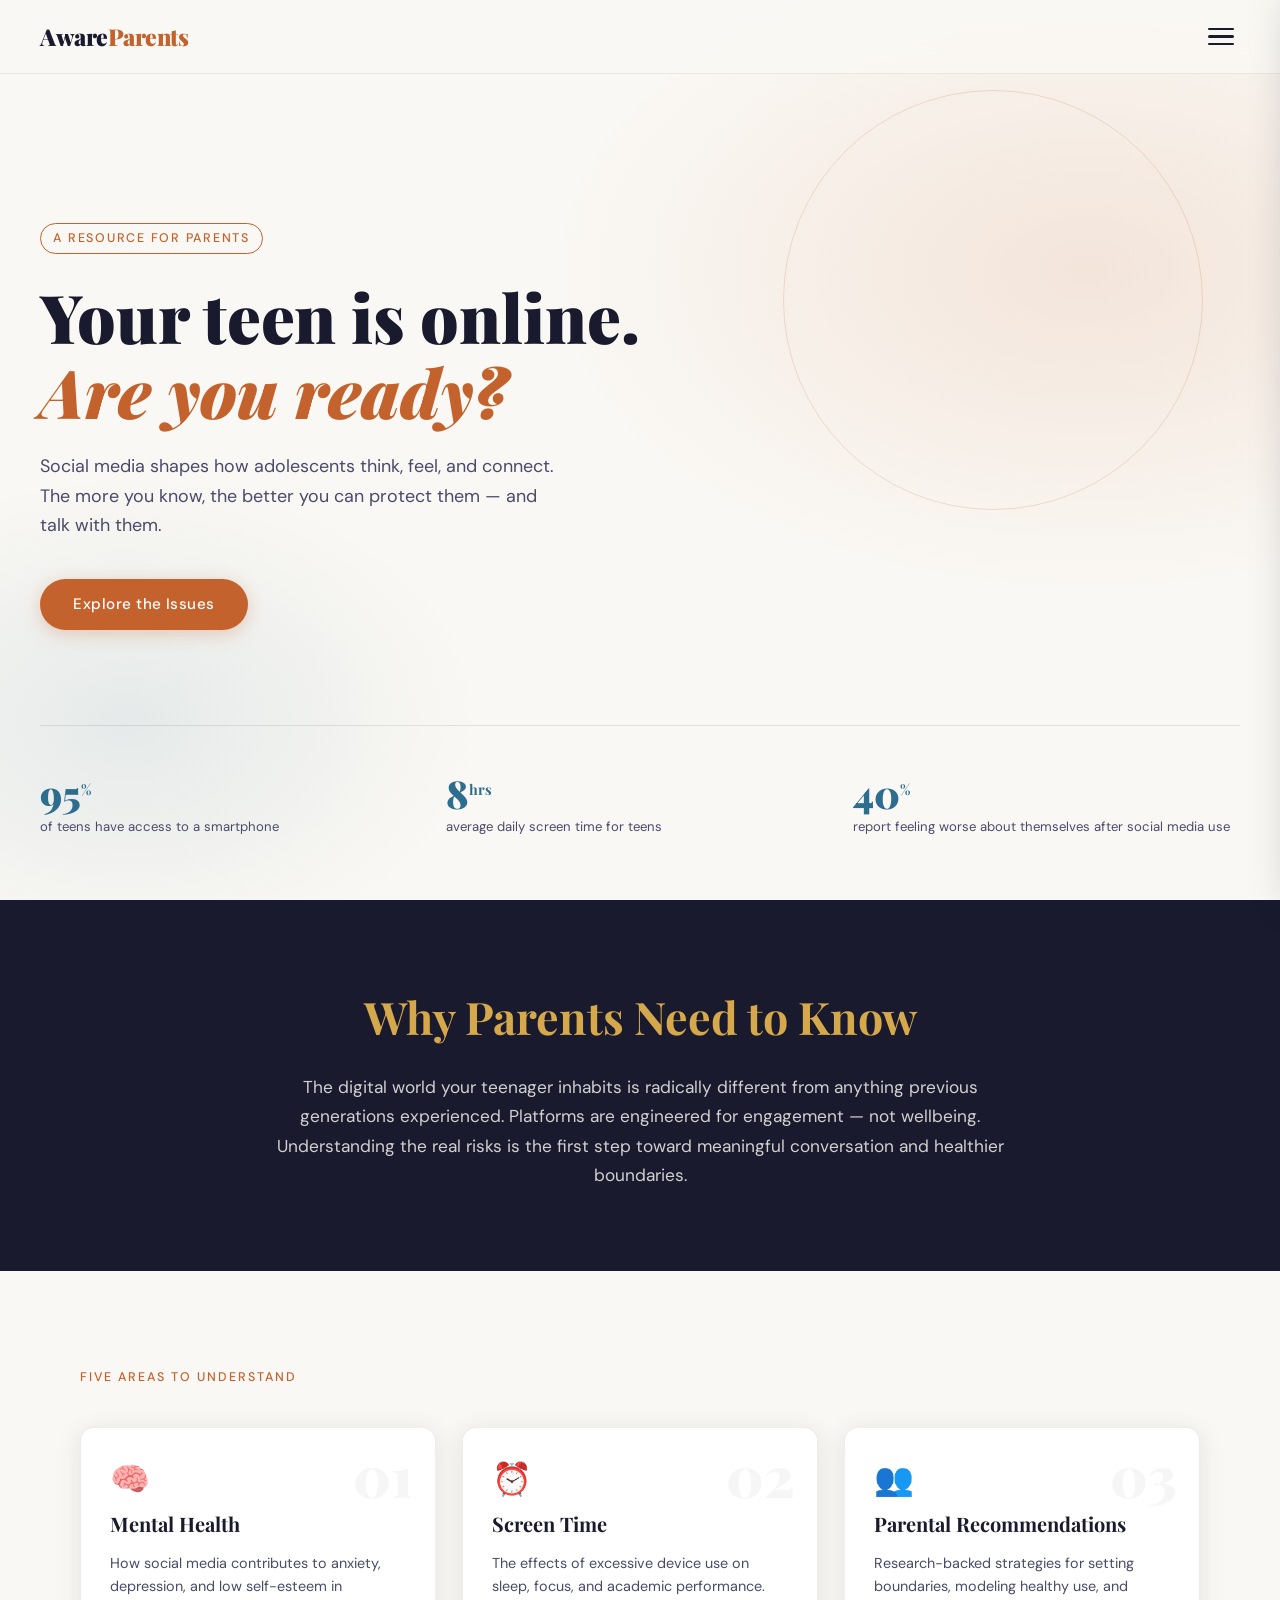
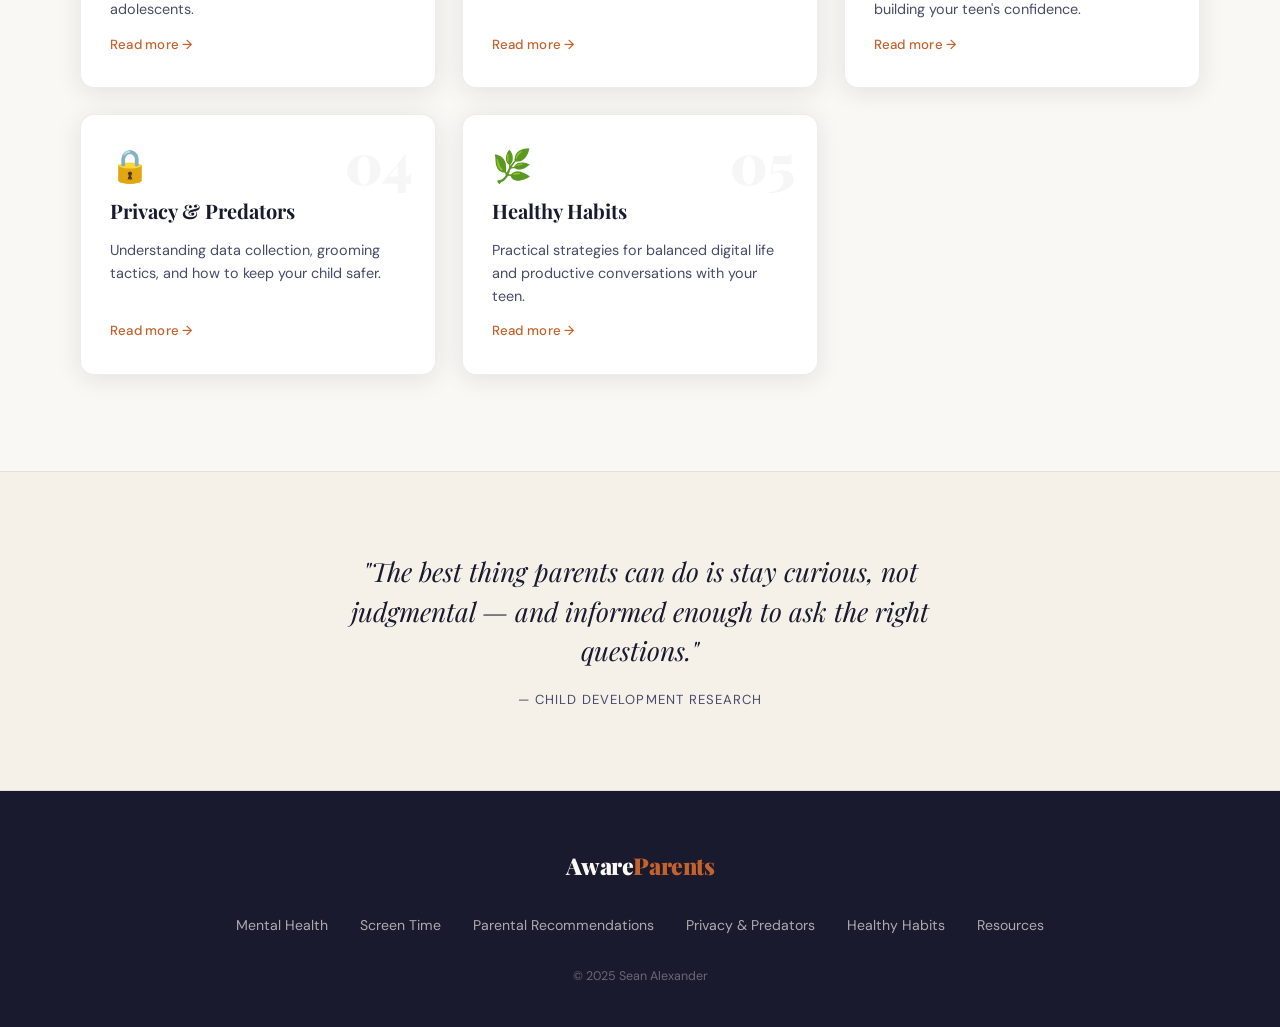
<file: index.html>
<!DOCTYPE html>
<html lang="en">
<head>
  <meta charset="UTF-8" />
  <meta name="viewport" content="width=device-width, initial-scale=1.0" />
  <title>Aware Parents — Social Media & Teen Safety</title>
  <link rel="stylesheet" href="styles.css" />
  <link rel="preconnect" href="https://fonts.googleapis.com" />
  <link href="https://fonts.googleapis.com/css2?family=Playfair+Display:wght@400;700;900&family=DM+Sans:wght@300;400;500&display=swap" rel="stylesheet" />
</head>
<body class="home-page">

  <!-- NAV -->
  <header class="site-header">
    <a href="index.html" class="logo">Aware<span>Parents</span></a>
    <button class="hamburger" id="hamburgerBtn" aria-label="Open menu">
      <span></span><span></span><span></span>
    </button>
  </header>

  <!-- HAMBURGER MENU OVERLAY -->
  <nav class="nav-overlay" id="navOverlay">
    <button class="nav-close" id="navClose" aria-label="Close menu">&#10005;</button>
    <ul class="nav-links">
      <li><a href="index.html" class="active">Home</a></li>
      <li><a href="mental-health.html">Mental Health</a></li>
      <li><a href="screen-time.html">Screen Time</a></li>
      <li><a href="parental-recommendations.html">Parental Recommendations</a></li>
      <li><a href="privacy-predators.html">Privacy & Predators</a></li>
      <li><a href="healthy-habits.html">Healthy Habits</a></li>
      <li><a href="resources.html">Resources</a></li>
    </ul>
    <p class="nav-tagline">Knowledge protects.<br>Stay informed.</p>
  </nav>
  <div class="nav-backdrop" id="navBackdrop"></div>

  <!-- HERO -->
  <section class="hero">
    <div class="hero-bg"></div>
    <div class="hero-content">
      <span class="hero-label">A Resource for Parents</span>
      <h1>Your teen is online.<br><em>Are you ready?</em></h1>
      <p class="hero-sub">Social media shapes how adolescents think, feel, and connect. The more you know, the better you can protect them — and talk with them.</p>
      <a href="#topics" class="btn-primary">Explore the Issues</a>
    </div>
    <div class="hero-stat-group">
      <div class="stat-card">
        <span class="stat-num">95<sup>%</sup></span>
        <span class="stat-desc">of teens have access to a smartphone</span>
      </div>
      <div class="stat-card">
        <span class="stat-num">8<sup>hrs</sup></span>
        <span class="stat-desc">average daily screen time for teens</span>
      </div>
      <div class="stat-card">
        <span class="stat-num">40<sup>%</sup></span>
        <span class="stat-desc">report feeling worse about themselves after social media use</span>
      </div>
    </div>
  </section>

  <!-- INTRO BAND -->
  <section class="intro-band">
    <div class="intro-inner">
      <h2>Why Parents Need to Know</h2>
      <p>The digital world your teenager inhabits is radically different from anything previous generations experienced. Platforms are engineered for engagement — not wellbeing. Understanding the real risks is the first step toward meaningful conversation and healthier boundaries.</p>
    </div>
  </section>

  <!-- TOPIC CARDS -->
  <section class="topics" id="topics">
    <div class="section-label">Five Areas to Understand</div>
    <div class="topics-grid">

      <a href="mental-health.html" class="topic-card" data-index="01">
        <div class="topic-icon">&#129504;</div>
        <h3>Mental Health</h3>
        <p>How social media contributes to anxiety, depression, and low self-esteem in adolescents.</p>
        <span class="topic-cta">Read more &rarr;</span>
      </a>

      <a href="screen-time.html" class="topic-card" data-index="02">
        <div class="topic-icon">&#9200;</div>
        <h3>Screen Time</h3>
        <p>The effects of excessive device use on sleep, focus, and academic performance.</p>
        <span class="topic-cta">Read more &rarr;</span>
      </a>

      <a href="parental-recommendations.html" class="topic-card" data-index="03">
        <div class="topic-icon">&#128101;</div>
        <h3>Parental Recommendations</h3>
        <p>Research-backed strategies for setting boundaries, modeling healthy use, and building your teen's confidence.</p>
        <span class="topic-cta">Read more &rarr;</span>
      </a>

      <a href="privacy-predators.html" class="topic-card" data-index="04">
        <div class="topic-icon">&#128274;</div>
        <h3>Privacy &amp; Predators</h3>
        <p>Understanding data collection, grooming tactics, and how to keep your child safer.</p>
        <span class="topic-cta">Read more &rarr;</span>
      </a>

      <a href="healthy-habits.html" class="topic-card" data-index="05">
        <div class="topic-icon">&#127807;</div>
        <h3>Healthy Habits</h3>
        <p>Practical strategies for balanced digital life and productive conversations with your teen.</p>
        <span class="topic-cta">Read more &rarr;</span>
      </a>

    </div>
  </section>

  <!-- QUOTE BAND -->
  <section class="quote-band">
    <blockquote>
      "The best thing parents can do is stay curious, not judgmental — and informed enough to ask the right questions."
      <cite>— Child Development Research</cite>
    </blockquote>
  </section>

  <!-- FOOTER -->
  <footer class="site-footer">
    <div class="footer-inner">
      <a href="index.html" class="logo">Aware<span>Parents</span></a>
      <nav class="footer-nav">
        <a href="mental-health.html">Mental Health</a>
        <a href="screen-time.html">Screen Time</a>
        <a href="parental-recommendations.html">Parental Recommendations</a>
        <a href="privacy-predators.html">Privacy &amp; Predators</a>
        <a href="healthy-habits.html">Healthy Habits</a>
        <a href="resources.html">Resources</a>
      </nav>
      <p class="footer-copy">&copy; 2025 Sean Alexander</p>
    </div>
  </footer>

  <script src="main.js"></script>
</body>
</html>
</file>
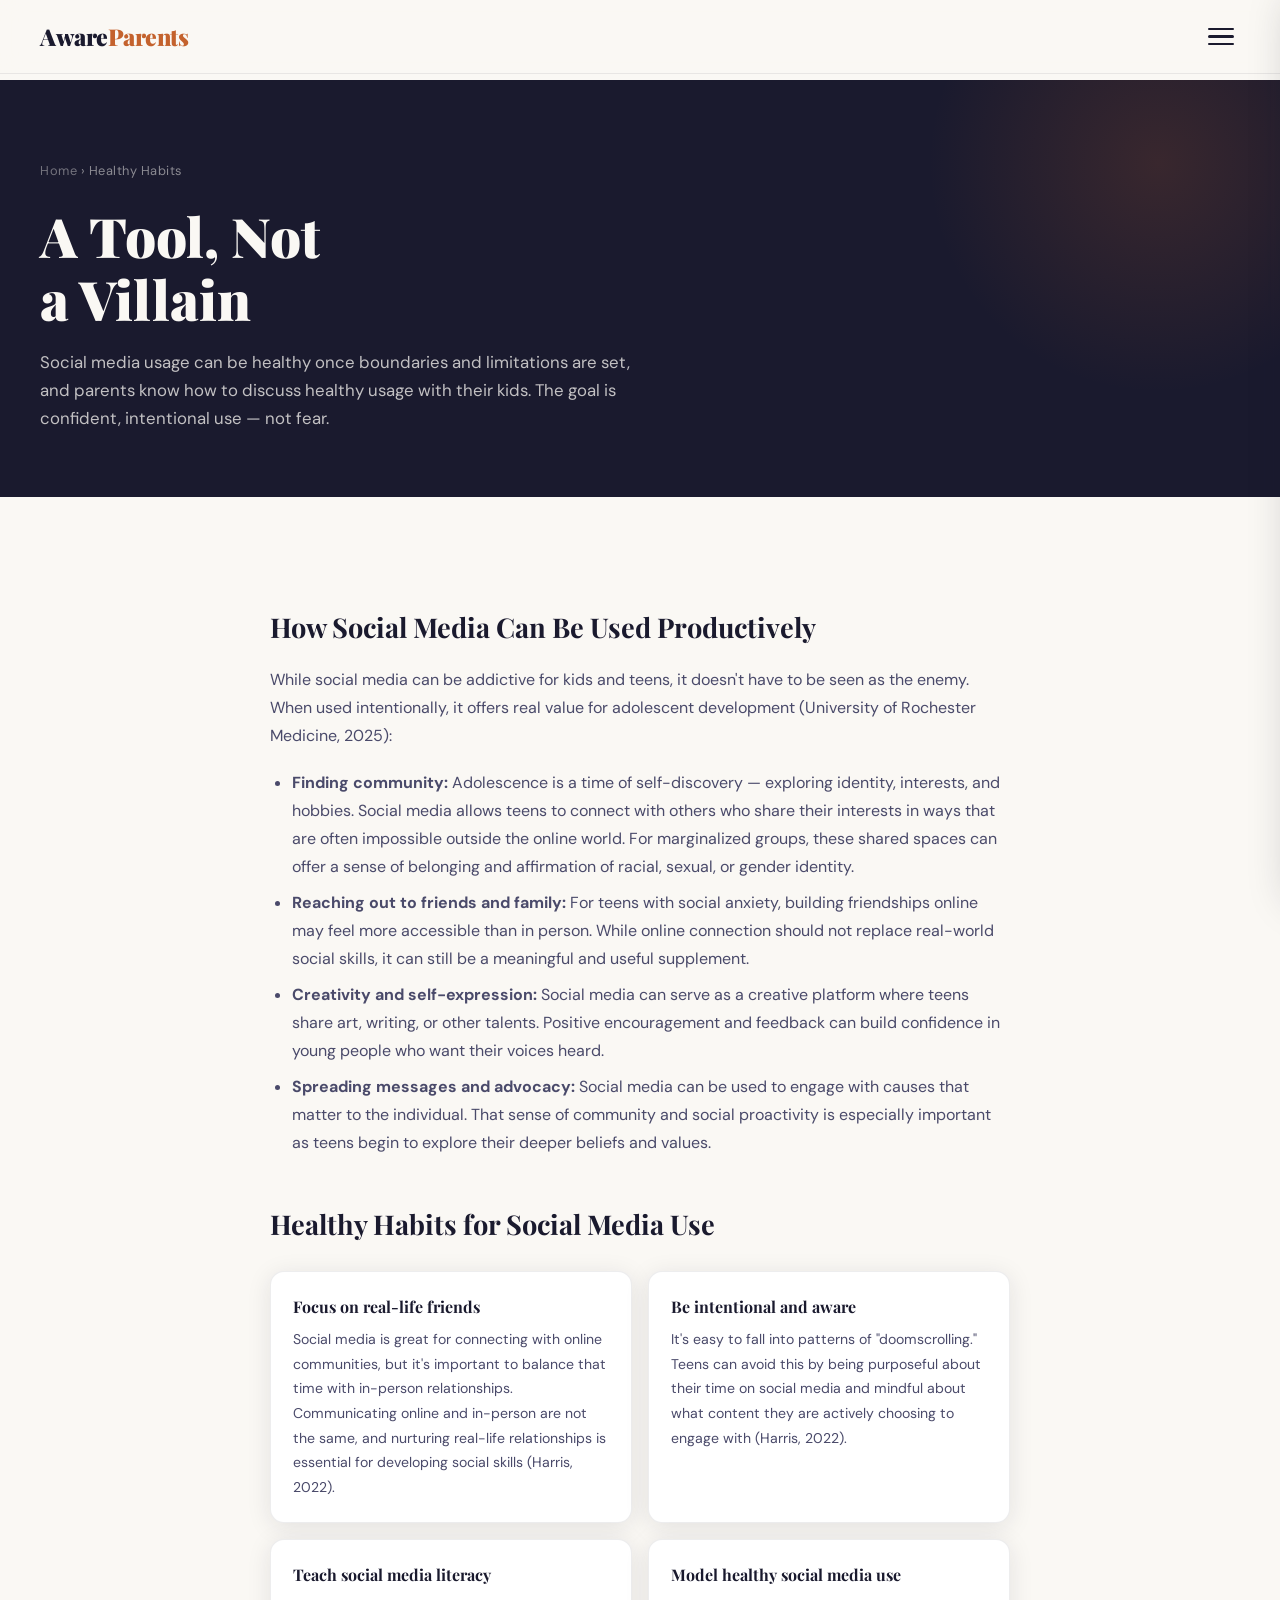
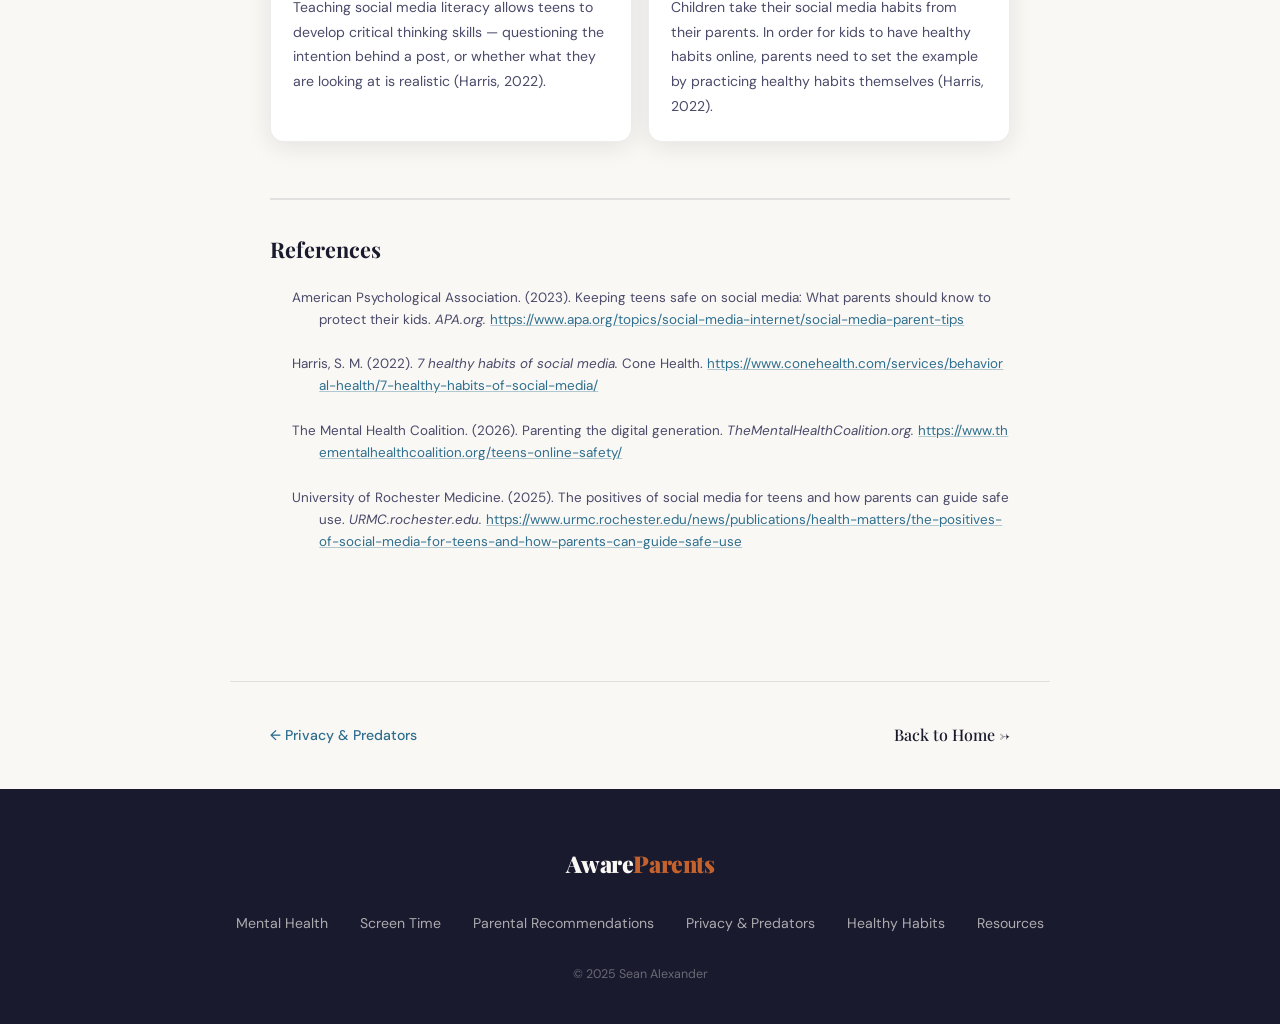
<file: healthy-habits.html>
<!DOCTYPE html>
<html lang="en">
<head>
  <meta charset="UTF-8" />
  <meta name="viewport" content="width=device-width, initial-scale=1.0" />
  <title>Healthy Habits — AwareParents</title>
  <link rel="stylesheet" href="styles.css" />
  <link rel="preconnect" href="https://fonts.googleapis.com" />
  <link href="https://fonts.googleapis.com/css2?family=Playfair+Display:wght@400;700;900&family=DM+Sans:wght@300;400;500&display=swap" rel="stylesheet" />
</head>
<body class="inner-page">

  <header class="site-header">
    <a href="index.html" class="logo">Aware<span>Parents</span></a>
    <button class="hamburger" id="hamburgerBtn" aria-label="Open menu">
      <span></span><span></span><span></span>
    </button>
  </header>

  <nav class="nav-overlay" id="navOverlay">
    <button class="nav-close" id="navClose" aria-label="Close menu">&#10005;</button>
    <ul class="nav-links">
      <li><a href="index.html">Home</a></li>
      <li><a href="mental-health.html">Mental Health</a></li>
      <li><a href="screen-time.html">Screen Time</a></li>
      <li><a href="parental-recommendations.html">Parental Recommendations</a></li>
      <li><a href="privacy-predators.html">Privacy &amp; Predators</a></li>
      <li><a href="healthy-habits.html" class="active">Healthy Habits</a></li>
      <li><a href="resources.html">Resources</a></li>
    </ul>
    <p class="nav-tagline">Knowledge protects.<br>Stay informed.</p>
  </nav>
  <div class="nav-backdrop" id="navBackdrop"></div>

  <section class="inner-hero">
    <div class="breadcrumb"><a href="index.html">Home</a> &rsaquo; Healthy Habits</div>
    <h1>A Tool, Not<br>a Villain</h1>
    <p class="sub">Social media usage can be healthy once boundaries and limitations are set, and parents know how to discuss healthy usage with their kids. The goal is confident, intentional use — not fear.</p>
  </section>

  <article class="inner-content">

    <h2>How Social Media Can Be Used Productively</h2>
    <p>While social media can be addictive for kids and teens, it doesn't have to be seen as the enemy. When used intentionally, it offers real value for adolescent development (University of Rochester Medicine, 2025):</p>
    <ul>
      <li><strong>Finding community:</strong> Adolescence is a time of self-discovery — exploring identity, interests, and hobbies. Social media allows teens to connect with others who share their interests in ways that are often impossible outside the online world. For marginalized groups, these shared spaces can offer a sense of belonging and affirmation of racial, sexual, or gender identity.</li>
      <li><strong>Reaching out to friends and family:</strong> For teens with social anxiety, building friendships online may feel more accessible than in person. While online connection should not replace real-world social skills, it can still be a meaningful and useful supplement.</li>
      <li><strong>Creativity and self-expression:</strong> Social media can serve as a creative platform where teens share art, writing, or other talents. Positive encouragement and feedback can build confidence in young people who want their voices heard.</li>
      <li><strong>Spreading messages and advocacy:</strong> Social media can be used to engage with causes that matter to the individual. That sense of community and social proactivity is especially important as teens begin to explore their deeper beliefs and values.</li>
    </ul>

    <h2>Healthy Habits for Social Media Use</h2>
    <div class="tip-grid">
      <div class="tip-item">
        <strong>Focus on real-life friends</strong>
        <p>Social media is great for connecting with online communities, but it's important to balance that time with in-person relationships. Communicating online and in-person are not the same, and nurturing real-life relationships is essential for developing social skills (Harris, 2022).</p>
      </div>
      <div class="tip-item">
        <strong>Be intentional and aware</strong>
        <p>It's easy to fall into patterns of "doomscrolling." Teens can avoid this by being purposeful about their time on social media and mindful about what content they are actively choosing to engage with (Harris, 2022).</p>
      </div>
      <div class="tip-item">
        <strong>Teach social media literacy</strong>
        <p>Teaching social media literacy allows teens to develop critical thinking skills — questioning the intention behind a post, or whether what they are looking at is realistic (Harris, 2022).</p>
      </div>
      <div class="tip-item">
        <strong>Model healthy social media use</strong>
        <p>Children take their social media habits from their parents. In order for kids to have healthy habits online, parents need to set the example by practicing healthy habits themselves (Harris, 2022).</p>
      </div>
    </div>

    <div class="citations">
      <h2>References</h2>
      <ul class="citation-list">
        <li>American Psychological Association. (2023). Keeping teens safe on social media: What parents should know to protect their kids. <em>APA.org.</em> <a href="https://www.apa.org/topics/social-media-internet/social-media-parent-tips" target="_blank" rel="noopener">https://www.apa.org/topics/social-media-internet/social-media-parent-tips</a></li>
        <li>Harris, S. M. (2022). <em>7 healthy habits of social media.</em> Cone Health. <a href="https://www.conehealth.com/services/behavioral-health/7-healthy-habits-of-social-media/" target="_blank" rel="noopener">https://www.conehealth.com/services/behavioral-health/7-healthy-habits-of-social-media/</a></li>
        <li>The Mental Health Coalition. (2026). Parenting the digital generation. <em>TheMentalHealthCoalition.org.</em> <a href="https://www.thementalhealthcoalition.org/teens-online-safety/" target="_blank" rel="noopener">https://www.thementalhealthcoalition.org/teens-online-safety/</a></li>
        <li>University of Rochester Medicine. (2025). The positives of social media for teens and how parents can guide safe use. <em>URMC.rochester.edu.</em> <a href="https://www.urmc.rochester.edu/news/publications/health-matters/the-positives-of-social-media-for-teens-and-how-parents-can-guide-safe-use" target="_blank" rel="noopener">https://www.urmc.rochester.edu/news/publications/health-matters/the-positives-of-social-media-for-teens-and-how-parents-can-guide-safe-use</a></li>
      </ul>
    </div>

  </article>

  <nav class="page-nav">
    <a href="privacy-predators.html">&larr; Privacy &amp; Predators</a>
    <a href="index.html" class="back-home">Back to Home &rarr;</a>
  </nav>

  <footer class="site-footer">
    <div class="footer-inner">
      <a href="index.html" class="logo">Aware<span>Parents</span></a>
      <nav class="footer-nav">
        <a href="mental-health.html">Mental Health</a>
        <a href="screen-time.html">Screen Time</a>
        <a href="parental-recommendations.html">Parental Recommendations</a>
        <a href="privacy-predators.html">Privacy &amp; Predators</a>
        <a href="healthy-habits.html">Healthy Habits</a>
        <a href="resources.html">Resources</a>
      </nav>
      <p class="footer-copy">&copy; 2025 Sean Alexander</p>
    </div>
  </footer>

  <script src="main.js"></script>
</body>
</html>
</file>
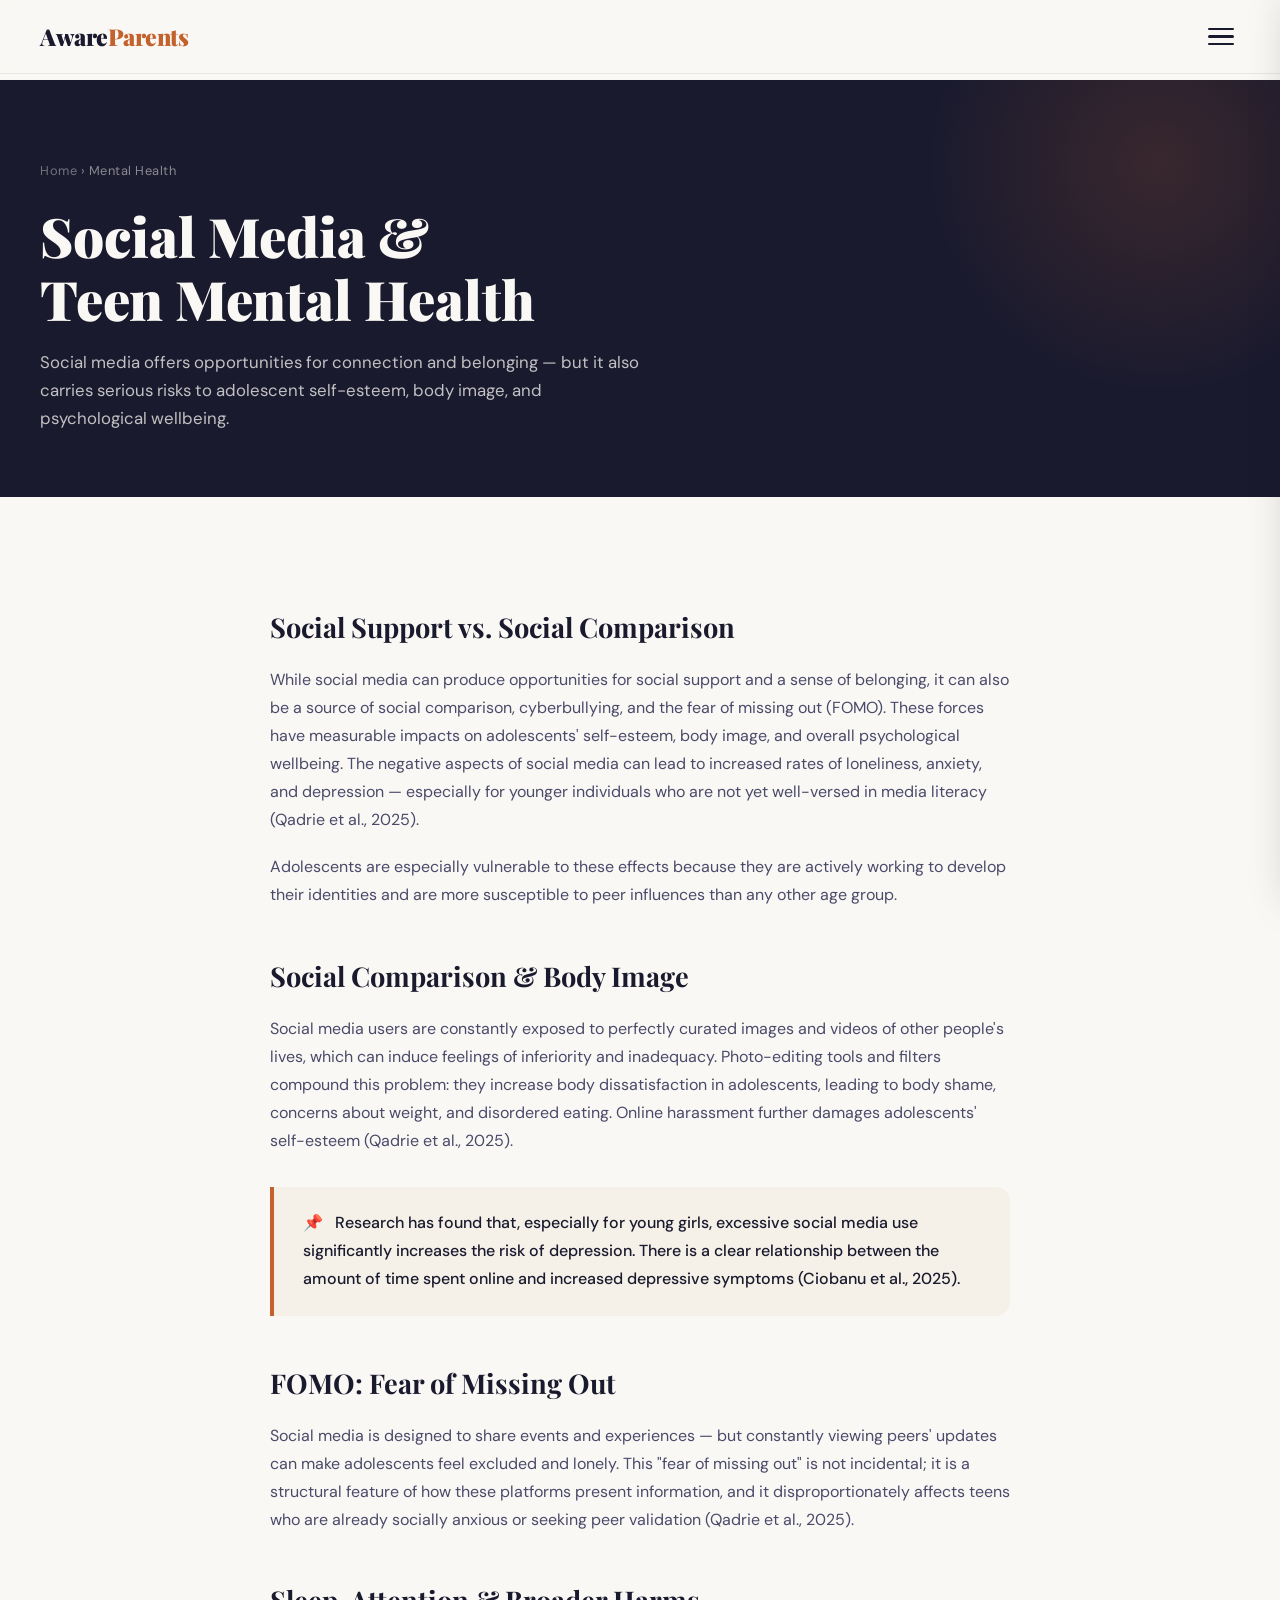
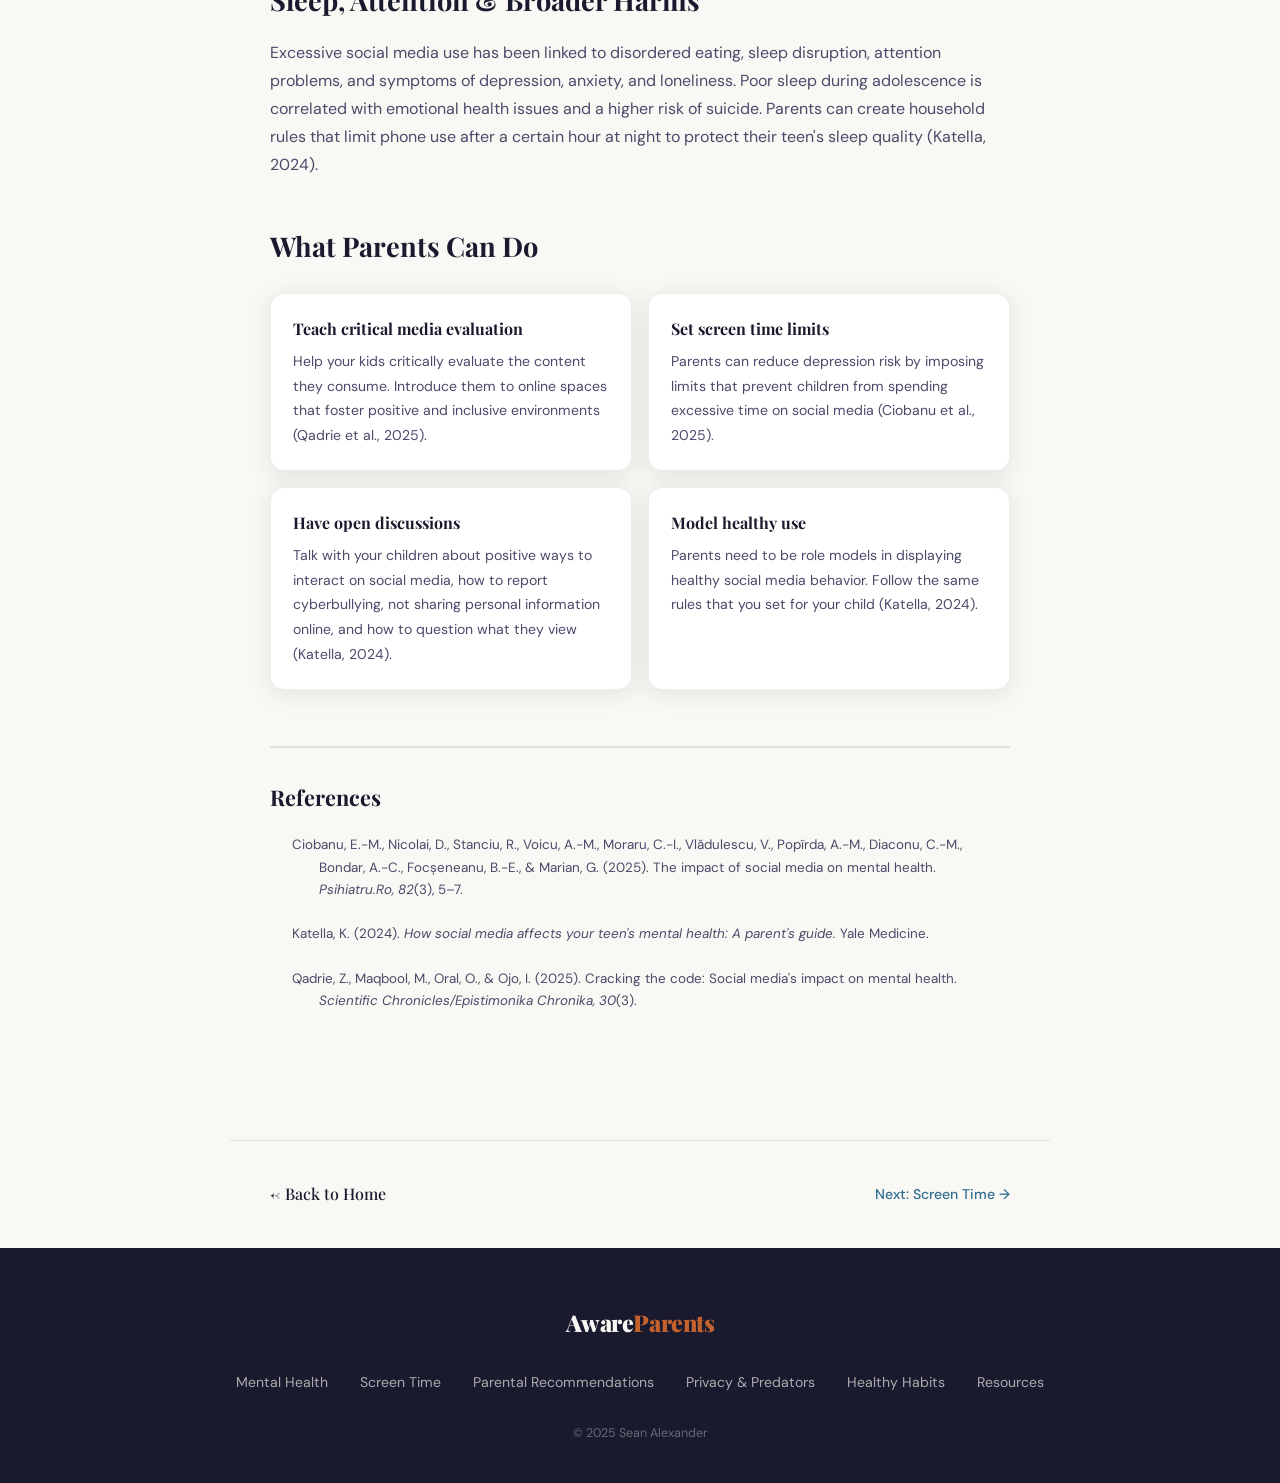
<file: mental-health.html>
<!DOCTYPE html>
<html lang="en">
<head>
  <meta charset="UTF-8" />
  <meta name="viewport" content="width=device-width, initial-scale=1.0" />
  <title>Mental Health & Social Media — AwareParents</title>
  <link rel="stylesheet" href="styles.css" />
  <link rel="preconnect" href="https://fonts.googleapis.com" />
  <link href="https://fonts.googleapis.com/css2?family=Playfair+Display:wght@400;700;900&family=DM+Sans:wght@300;400;500&display=swap" rel="stylesheet" />
</head>
<body class="inner-page">

  <header class="site-header">
    <a href="index.html" class="logo">Aware<span>Parents</span></a>
    <button class="hamburger" id="hamburgerBtn" aria-label="Open menu">
      <span></span><span></span><span></span>
    </button>
  </header>

  <nav class="nav-overlay" id="navOverlay">
    <button class="nav-close" id="navClose" aria-label="Close menu">&#10005;</button>
    <ul class="nav-links">
      <li><a href="index.html">Home</a></li>
      <li><a href="mental-health.html" class="active">Mental Health</a></li>
      <li><a href="screen-time.html">Screen Time</a></li>
      <li><a href="parental-recommendations.html">Parental Recommendations</a></li>
      <li><a href="privacy-predators.html">Privacy &amp; Predators</a></li>
      <li><a href="healthy-habits.html">Healthy Habits</a></li>
      <li><a href="resources.html">Resources</a></li>
    </ul>
    <p class="nav-tagline">Knowledge protects.<br>Stay informed.</p>
  </nav>
  <div class="nav-backdrop" id="navBackdrop"></div>

  <section class="inner-hero">
    <div class="breadcrumb"><a href="index.html">Home</a> &rsaquo; Mental Health</div>
    <h1>Social Media &amp;<br>Teen Mental Health</h1>
    <p class="sub">Social media offers opportunities for connection and belonging — but it also carries serious risks to adolescent self-esteem, body image, and psychological wellbeing.</p>
  </section>

  <article class="inner-content">

    <h2>Social Support vs. Social Comparison</h2>
    <p>While social media can produce opportunities for social support and a sense of belonging, it can also be a source of social comparison, cyberbullying, and the fear of missing out (FOMO). These forces have measurable impacts on adolescents' self-esteem, body image, and overall psychological wellbeing. The negative aspects of social media can lead to increased rates of loneliness, anxiety, and depression — especially for younger individuals who are not yet well-versed in media literacy (Qadrie et al., 2025).</p>
    <p>Adolescents are especially vulnerable to these effects because they are actively working to develop their identities and are more susceptible to peer influences than any other age group.</p>

    <h2>Social Comparison &amp; Body Image</h2>
    <p>Social media users are constantly exposed to perfectly curated images and videos of other people's lives, which can induce feelings of inferiority and inadequacy. Photo-editing tools and filters compound this problem: they increase body dissatisfaction in adolescents, leading to body shame, concerns about weight, and disordered eating. Online harassment further damages adolescents' self-esteem (Qadrie et al., 2025).</p>

    <div class="callout">
      <p>&#128204; &nbsp; Research has found that, especially for young girls, excessive social media use significantly increases the risk of depression. There is a clear relationship between the amount of time spent online and increased depressive symptoms (Ciobanu et al., 2025).</p>
    </div>

    <h2>FOMO: Fear of Missing Out</h2>
    <p>Social media is designed to share events and experiences — but constantly viewing peers' updates can make adolescents feel excluded and lonely. This "fear of missing out" is not incidental; it is a structural feature of how these platforms present information, and it disproportionately affects teens who are already socially anxious or seeking peer validation (Qadrie et al., 2025).</p>

    <h2>Sleep, Attention &amp; Broader Harms</h2>
    <p>Excessive social media use has been linked to disordered eating, sleep disruption, attention problems, and symptoms of depression, anxiety, and loneliness. Poor sleep during adolescence is correlated with emotional health issues and a higher risk of suicide. Parents can create household rules that limit phone use after a certain hour at night to protect their teen's sleep quality (Katella, 2024).</p>

    <h2>What Parents Can Do</h2>
    <div class="tip-grid">
      <div class="tip-item">
        <strong>Teach critical media evaluation</strong>
        <p>Help your kids critically evaluate the content they consume. Introduce them to online spaces that foster positive and inclusive environments (Qadrie et al., 2025).</p>
      </div>
      <div class="tip-item">
        <strong>Set screen time limits</strong>
        <p>Parents can reduce depression risk by imposing limits that prevent children from spending excessive time on social media (Ciobanu et al., 2025).</p>
      </div>
      <div class="tip-item">
        <strong>Have open discussions</strong>
        <p>Talk with your children about positive ways to interact on social media, how to report cyberbullying, not sharing personal information online, and how to question what they view (Katella, 2024).</p>
      </div>
      <div class="tip-item">
        <strong>Model healthy use</strong>
        <p>Parents need to be role models in displaying healthy social media behavior. Follow the same rules that you set for your child (Katella, 2024).</p>
      </div>
    </div>

    <div class="citations">
      <h2>References</h2>
      <ul class="citation-list">
        <li>Ciobanu, E.-M., Nicolai, D., Stanciu, R., Voicu, A.-M., Moraru, C.-I., Vlădulescu, V., Popîrda, A.-M., Diaconu, C.-M., Bondar, A.-C., Focșeneanu, B.-E., &amp; Marian, G. (2025). The impact of social media on mental health. <em>Psihiatru.Ro, 82</em>(3), 5–7.</li>
        <li>Katella, K. (2024). <em>How social media affects your teen's mental health: A parent's guide.</em> Yale Medicine.</li>
        <li>Qadrie, Z., Maqbool, M., Oral, O., &amp; Ojo, I. (2025). Cracking the code: Social media's impact on mental health. <em>Scientific Chronicles/Epistimonika Chronika, 30</em>(3).</li>
      </ul>
    </div>

  </article>

  <nav class="page-nav">
    <a href="index.html" class="back-home">&larr; Back to Home</a>
    <a href="screen-time.html">Next: Screen Time &rarr;</a>
  </nav>

  <footer class="site-footer">
    <div class="footer-inner">
      <a href="index.html" class="logo">Aware<span>Parents</span></a>
      <nav class="footer-nav">
        <a href="mental-health.html">Mental Health</a>
        <a href="screen-time.html">Screen Time</a>
        <a href="parental-recommendations.html">Parental Recommendations</a>
        <a href="privacy-predators.html">Privacy &amp; Predators</a>
        <a href="healthy-habits.html">Healthy Habits</a>
        <a href="resources.html">Resources</a>
      </nav>
      <p class="footer-copy">&copy; 2025 Sean Alexander</p>
    </div>
  </footer>

  <script src="main.js"></script>
</body>
</html>
</file>
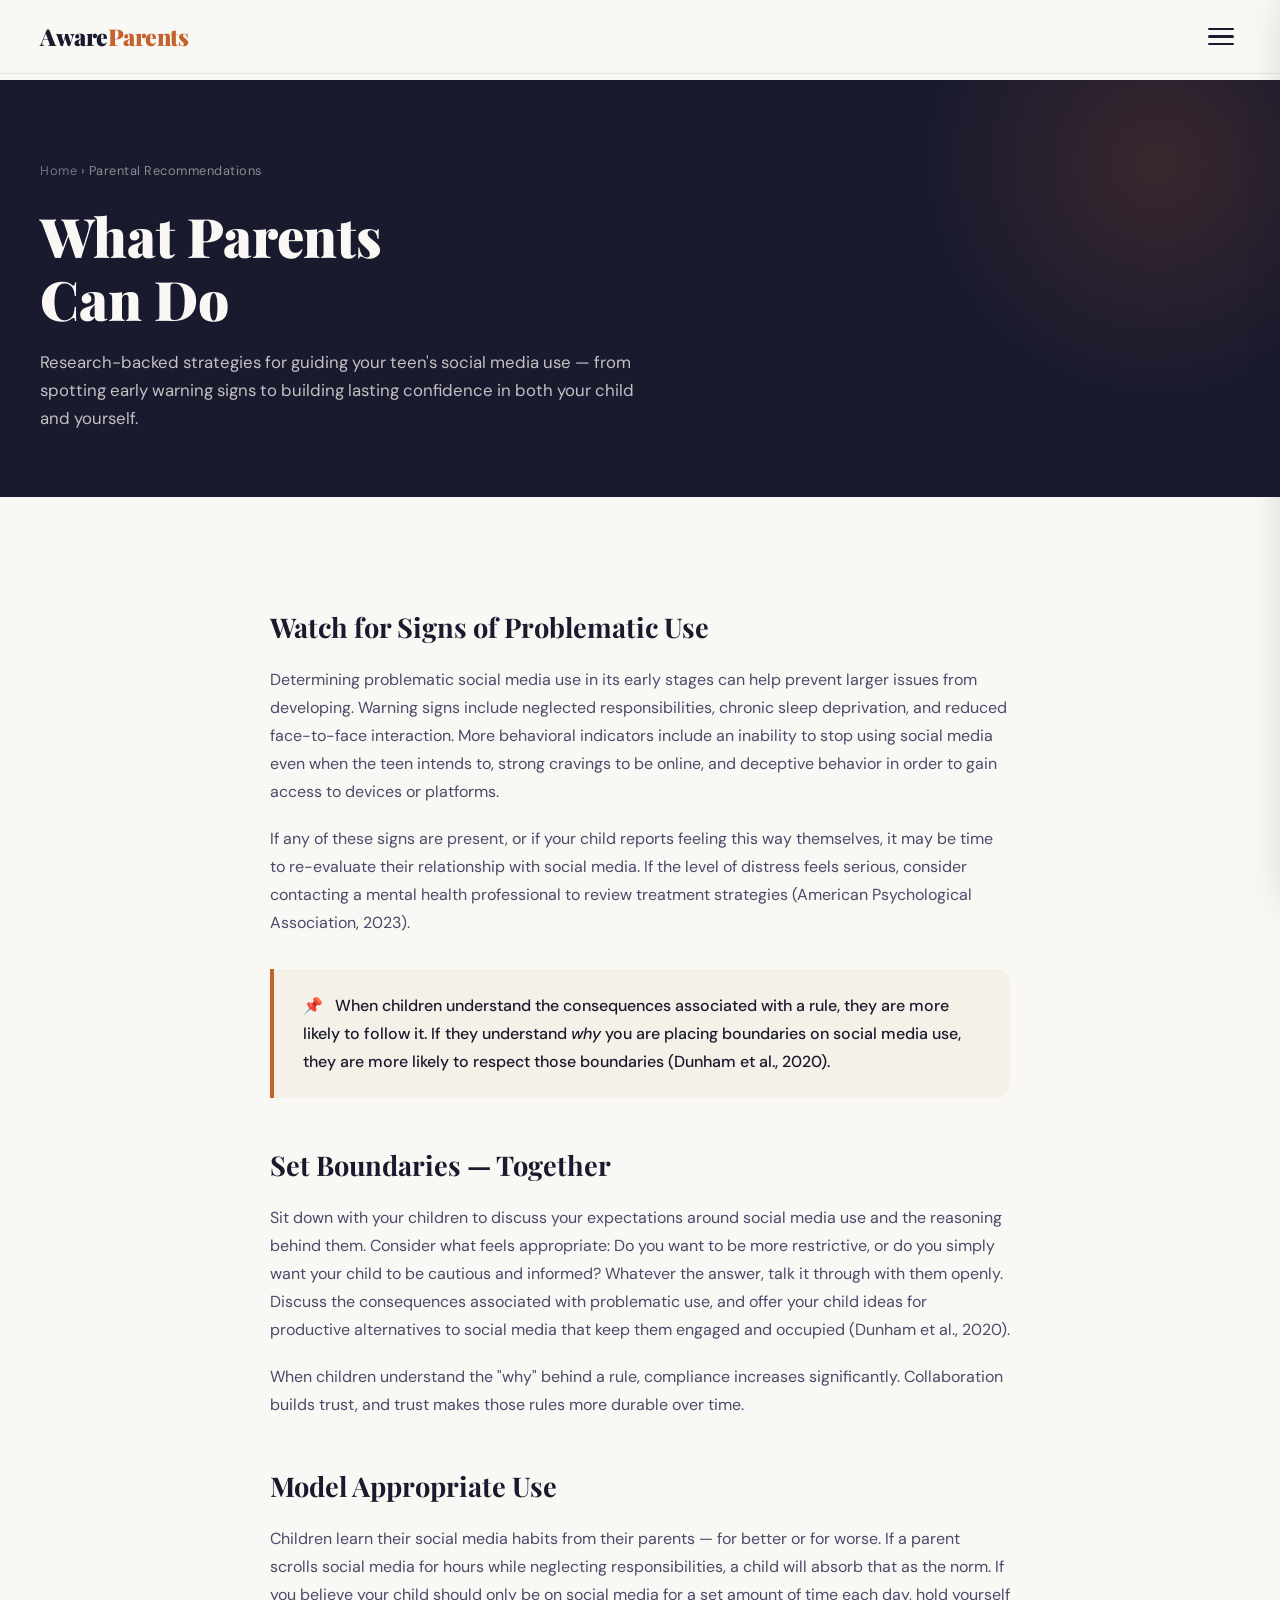
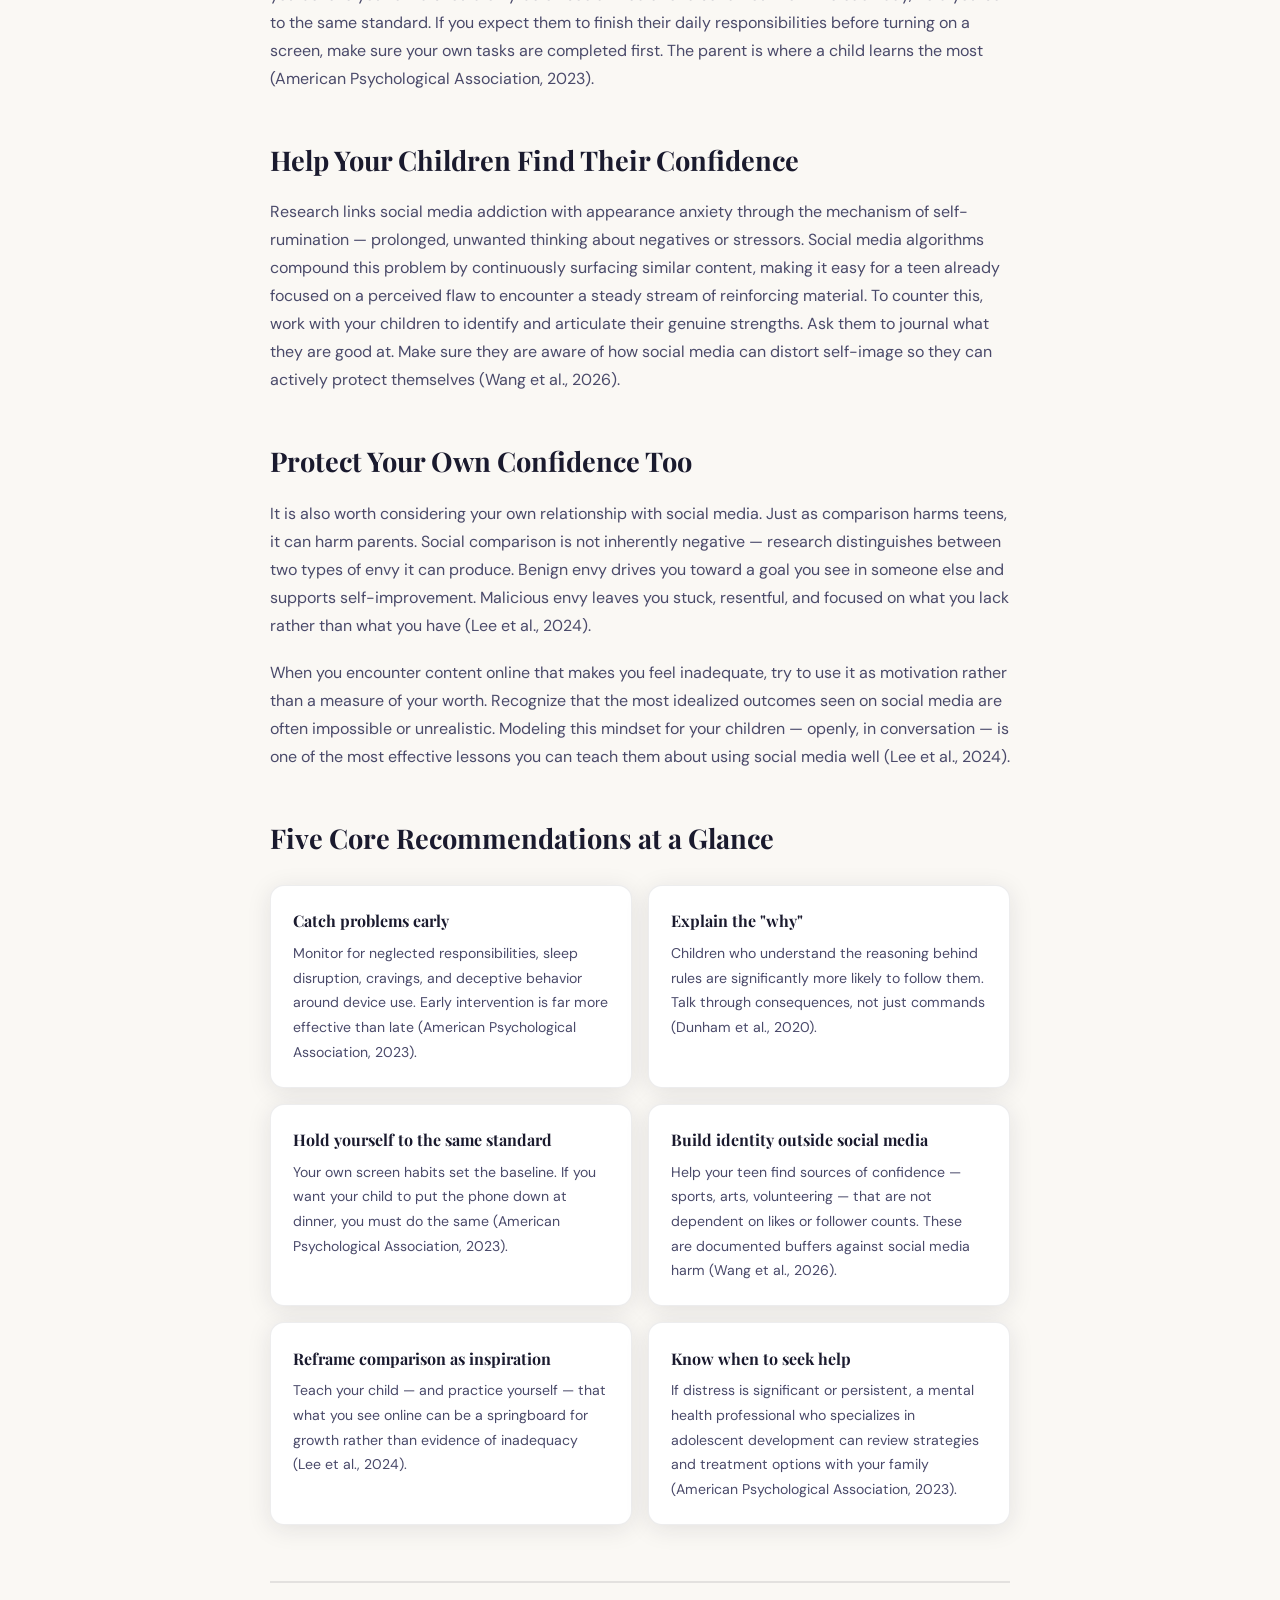
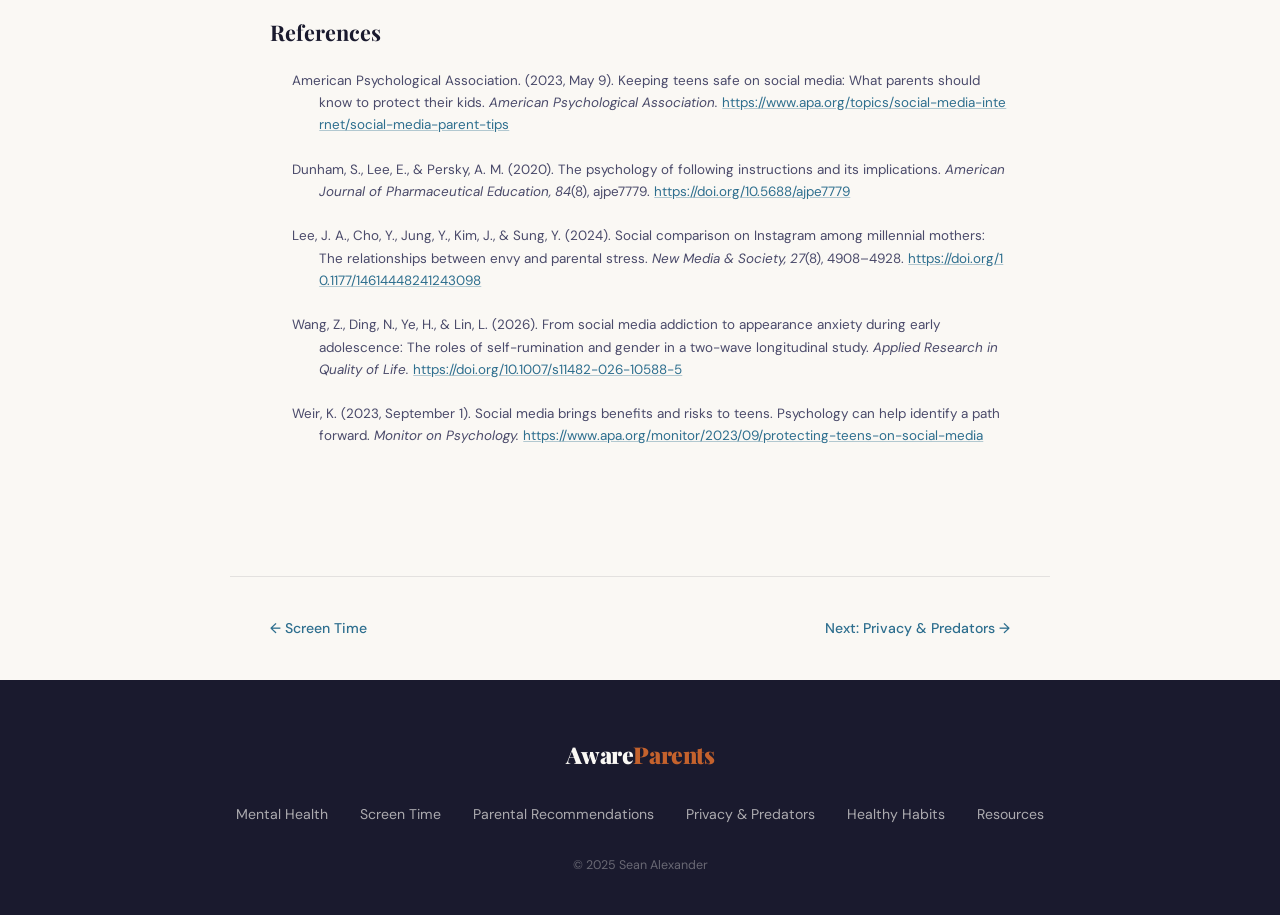
<file: parental-recommendations.html>
<!DOCTYPE html>
<html lang="en">
<head>
  <meta charset="UTF-8" />
  <meta name="viewport" content="width=device-width, initial-scale=1.0" />
  <title>Parental Recommendations — AwareParents</title>
  <link rel="stylesheet" href="styles.css" />
  <link rel="preconnect" href="https://fonts.googleapis.com" />
  <link href="https://fonts.googleapis.com/css2?family=Playfair+Display:wght@400;700;900&family=DM+Sans:wght@300;400;500&display=swap" rel="stylesheet" />
</head>
<body class="inner-page">

  <header class="site-header">
    <a href="index.html" class="logo">Aware<span>Parents</span></a>
    <button class="hamburger" id="hamburgerBtn" aria-label="Open menu">
      <span></span><span></span><span></span>
    </button>
  </header>

  <nav class="nav-overlay" id="navOverlay">
    <button class="nav-close" id="navClose" aria-label="Close menu">&#10005;</button>
    <ul class="nav-links">
      <li><a href="index.html">Home</a></li>
      <li><a href="mental-health.html">Mental Health</a></li>
      <li><a href="screen-time.html">Screen Time</a></li>
      <li><a href="parental-recommendations.html" class="active">Parental Recommendations</a></li>
      <li><a href="privacy-predators.html">Privacy &amp; Predators</a></li>
      <li><a href="healthy-habits.html">Healthy Habits</a></li>
      <li><a href="resources.html">Resources</a></li>
    </ul>
    <p class="nav-tagline">Knowledge protects.<br>Stay informed.</p>
  </nav>
  <div class="nav-backdrop" id="navBackdrop"></div>

  <section class="inner-hero">
    <div class="breadcrumb"><a href="index.html">Home</a> &rsaquo; Parental Recommendations</div>
    <h1>What Parents<br>Can Do</h1>
    <p class="sub">Research-backed strategies for guiding your teen's social media use — from spotting early warning signs to building lasting confidence in both your child and yourself.</p>
  </section>

  <article class="inner-content">

    <h2>Watch for Signs of Problematic Use</h2>
    <p>Determining problematic social media use in its early stages can help prevent larger issues from developing. Warning signs include neglected responsibilities, chronic sleep deprivation, and reduced face-to-face interaction. More behavioral indicators include an inability to stop using social media even when the teen intends to, strong cravings to be online, and deceptive behavior in order to gain access to devices or platforms.</p>
    <p>If any of these signs are present, or if your child reports feeling this way themselves, it may be time to re-evaluate their relationship with social media. If the level of distress feels serious, consider contacting a mental health professional to review treatment strategies (American Psychological Association, 2023).</p>

    <div class="callout">
      <p>&#128204; &nbsp; When children understand the consequences associated with a rule, they are more likely to follow it. If they understand <em>why</em> you are placing boundaries on social media use, they are more likely to respect those boundaries (Dunham et al., 2020).</p>
    </div>

    <h2>Set Boundaries — Together</h2>
    <p>Sit down with your children to discuss your expectations around social media use and the reasoning behind them. Consider what feels appropriate: Do you want to be more restrictive, or do you simply want your child to be cautious and informed? Whatever the answer, talk it through with them openly. Discuss the consequences associated with problematic use, and offer your child ideas for productive alternatives to social media that keep them engaged and occupied (Dunham et al., 2020).</p>
    <p>When children understand the "why" behind a rule, compliance increases significantly. Collaboration builds trust, and trust makes those rules more durable over time.</p>

    <h2>Model Appropriate Use</h2>
    <p>Children learn their social media habits from their parents — for better or for worse. If a parent scrolls social media for hours while neglecting responsibilities, a child will absorb that as the norm. If you believe your child should only be on social media for a set amount of time each day, hold yourself to the same standard. If you expect them to finish their daily responsibilities before turning on a screen, make sure your own tasks are completed first. The parent is where a child learns the most (American Psychological Association, 2023).</p>

    <h2>Help Your Children Find Their Confidence</h2>
    <p>Research links social media addiction with appearance anxiety through the mechanism of self-rumination — prolonged, unwanted thinking about negatives or stressors. Social media algorithms compound this problem by continuously surfacing similar content, making it easy for a teen already focused on a perceived flaw to encounter a steady stream of reinforcing material. To counter this, work with your children to identify and articulate their genuine strengths. Ask them to journal what they are good at. Make sure they are aware of how social media can distort self-image so they can actively protect themselves (Wang et al., 2026).</p>

    <h2>Protect Your Own Confidence Too</h2>
    <p>It is also worth considering your own relationship with social media. Just as comparison harms teens, it can harm parents. Social comparison is not inherently negative — research distinguishes between two types of envy it can produce. Benign envy drives you toward a goal you see in someone else and supports self-improvement. Malicious envy leaves you stuck, resentful, and focused on what you lack rather than what you have (Lee et al., 2024).</p>
    <p>When you encounter content online that makes you feel inadequate, try to use it as motivation rather than a measure of your worth. Recognize that the most idealized outcomes seen on social media are often impossible or unrealistic. Modeling this mindset for your children — openly, in conversation — is one of the most effective lessons you can teach them about using social media well (Lee et al., 2024).</p>

    <h2>Five Core Recommendations at a Glance</h2>
    <div class="tip-grid">
      <div class="tip-item">
        <strong>Catch problems early</strong>
        <p>Monitor for neglected responsibilities, sleep disruption, cravings, and deceptive behavior around device use. Early intervention is far more effective than late (American Psychological Association, 2023).</p>
      </div>
      <div class="tip-item">
        <strong>Explain the "why"</strong>
        <p>Children who understand the reasoning behind rules are significantly more likely to follow them. Talk through consequences, not just commands (Dunham et al., 2020).</p>
      </div>
      <div class="tip-item">
        <strong>Hold yourself to the same standard</strong>
        <p>Your own screen habits set the baseline. If you want your child to put the phone down at dinner, you must do the same (American Psychological Association, 2023).</p>
      </div>
      <div class="tip-item">
        <strong>Build identity outside social media</strong>
        <p>Help your teen find sources of confidence — sports, arts, volunteering — that are not dependent on likes or follower counts. These are documented buffers against social media harm (Wang et al., 2026).</p>
      </div>
      <div class="tip-item">
        <strong>Reframe comparison as inspiration</strong>
        <p>Teach your child — and practice yourself — that what you see online can be a springboard for growth rather than evidence of inadequacy (Lee et al., 2024).</p>
      </div>
      <div class="tip-item">
        <strong>Know when to seek help</strong>
        <p>If distress is significant or persistent, a mental health professional who specializes in adolescent development can review strategies and treatment options with your family (American Psychological Association, 2023).</p>
      </div>
    </div>

    <div class="citations">
      <h2>References</h2>
      <ul class="citation-list">
        <li>American Psychological Association. (2023, May 9). Keeping teens safe on social media: What parents should know to protect their kids. <em>American Psychological Association.</em> <a href="https://www.apa.org/topics/social-media-internet/social-media-parent-tips" target="_blank" rel="noopener">https://www.apa.org/topics/social-media-internet/social-media-parent-tips</a></li>
        <li>Dunham, S., Lee, E., &amp; Persky, A. M. (2020). The psychology of following instructions and its implications. <em>American Journal of Pharmaceutical Education, 84</em>(8), ajpe7779. <a href="https://doi.org/10.5688/ajpe7779" target="_blank" rel="noopener">https://doi.org/10.5688/ajpe7779</a></li>
        <li>Lee, J. A., Cho, Y., Jung, Y., Kim, J., &amp; Sung, Y. (2024). Social comparison on Instagram among millennial mothers: The relationships between envy and parental stress. <em>New Media &amp; Society, 27</em>(8), 4908–4928. <a href="https://doi.org/10.1177/14614448241243098" target="_blank" rel="noopener">https://doi.org/10.1177/14614448241243098</a></li>
        <li>Wang, Z., Ding, N., Ye, H., &amp; Lin, L. (2026). From social media addiction to appearance anxiety during early adolescence: The roles of self-rumination and gender in a two-wave longitudinal study. <em>Applied Research in Quality of Life.</em> <a href="https://doi.org/10.1007/s11482-026-10588-5" target="_blank" rel="noopener">https://doi.org/10.1007/s11482-026-10588-5</a></li>
        <li>Weir, K. (2023, September 1). Social media brings benefits and risks to teens. Psychology can help identify a path forward. <em>Monitor on Psychology.</em> <a href="https://www.apa.org/monitor/2023/09/protecting-teens-on-social-media" target="_blank" rel="noopener">https://www.apa.org/monitor/2023/09/protecting-teens-on-social-media</a></li>
      </ul>
    </div>

  </article>

  <nav class="page-nav">
    <a href="screen-time.html">&larr; Screen Time</a>
    <a href="privacy-predators.html">Next: Privacy &amp; Predators &rarr;</a>
  </nav>

  <footer class="site-footer">
    <div class="footer-inner">
      <a href="index.html" class="logo">Aware<span>Parents</span></a>
      <nav class="footer-nav">
        <a href="mental-health.html">Mental Health</a>
        <a href="screen-time.html">Screen Time</a>
        <a href="parental-recommendations.html">Parental Recommendations</a>
        <a href="privacy-predators.html">Privacy &amp; Predators</a>
        <a href="healthy-habits.html">Healthy Habits</a>
        <a href="resources.html">Resources</a>
      </nav>
      <p class="footer-copy">&copy; 2025 Sean Alexander</p>
    </div>
  </footer>

  <script src="main.js"></script>
</body>
</html>
</file>
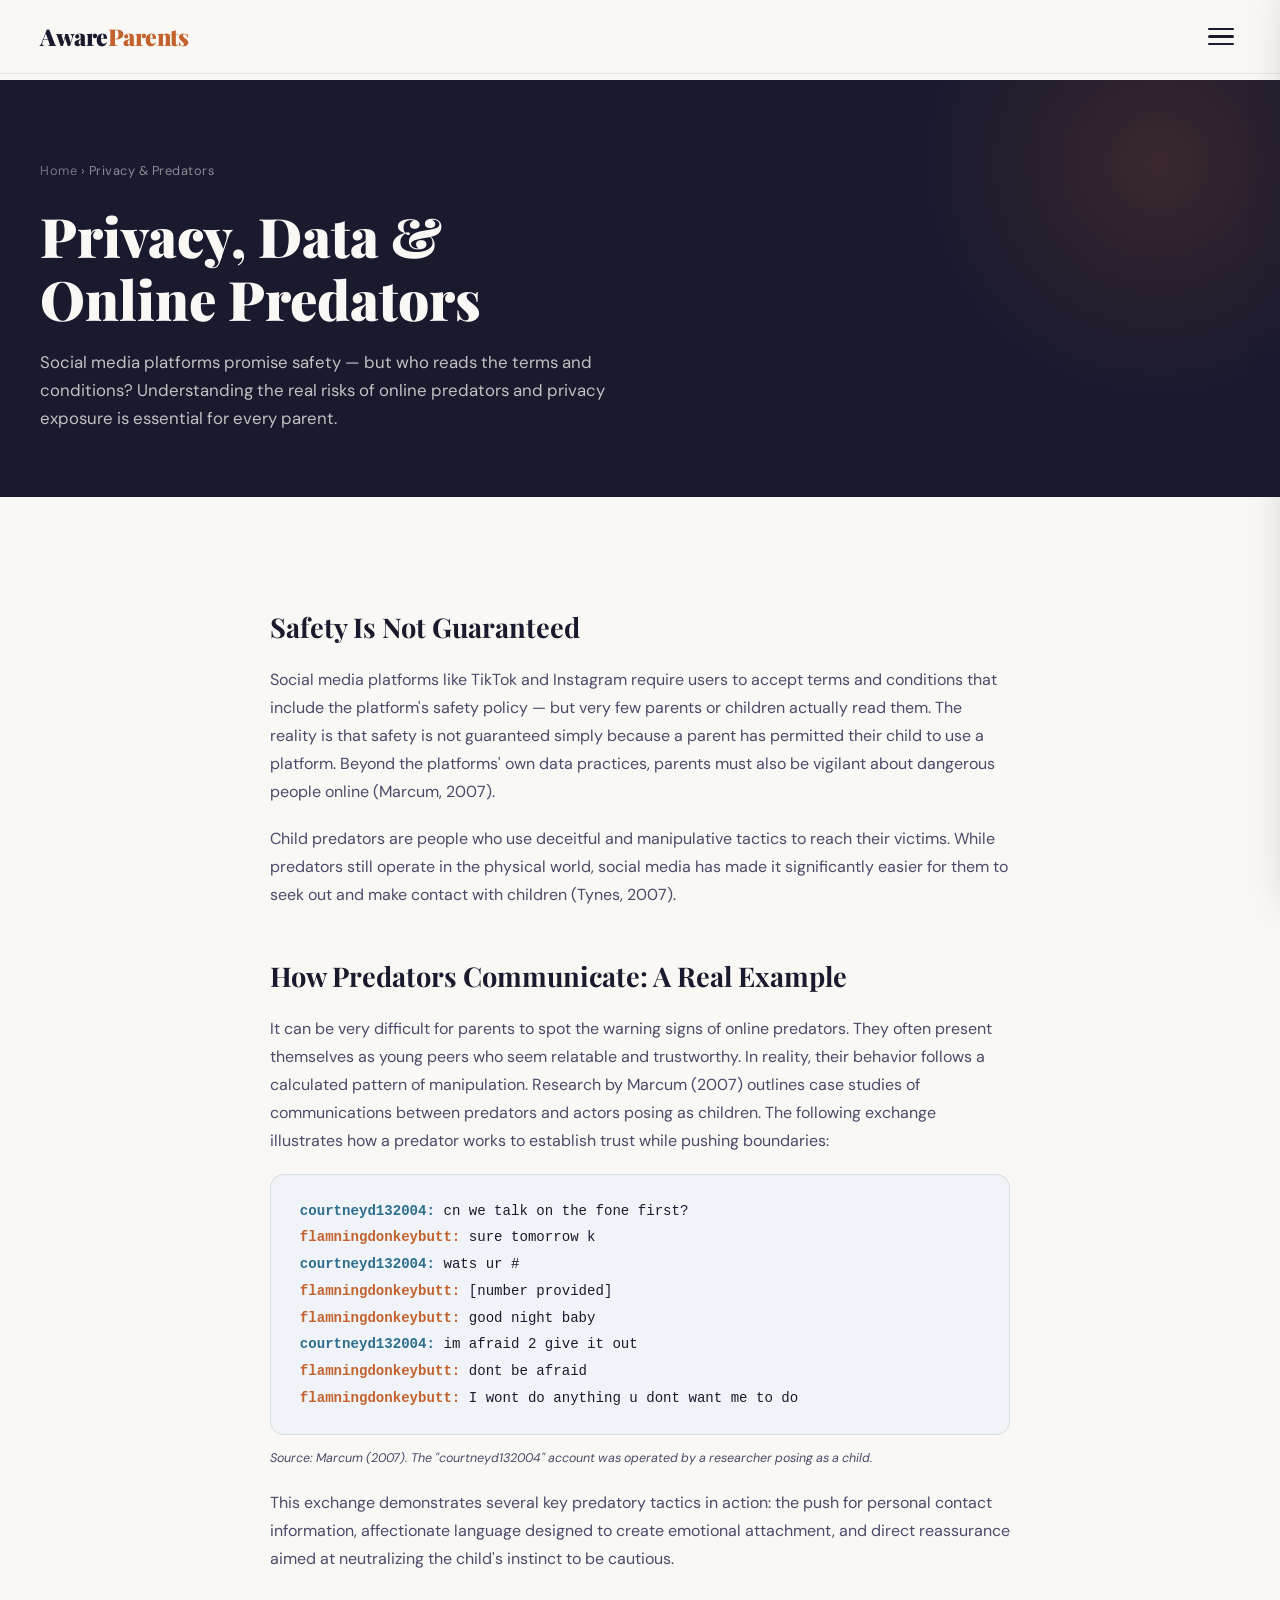
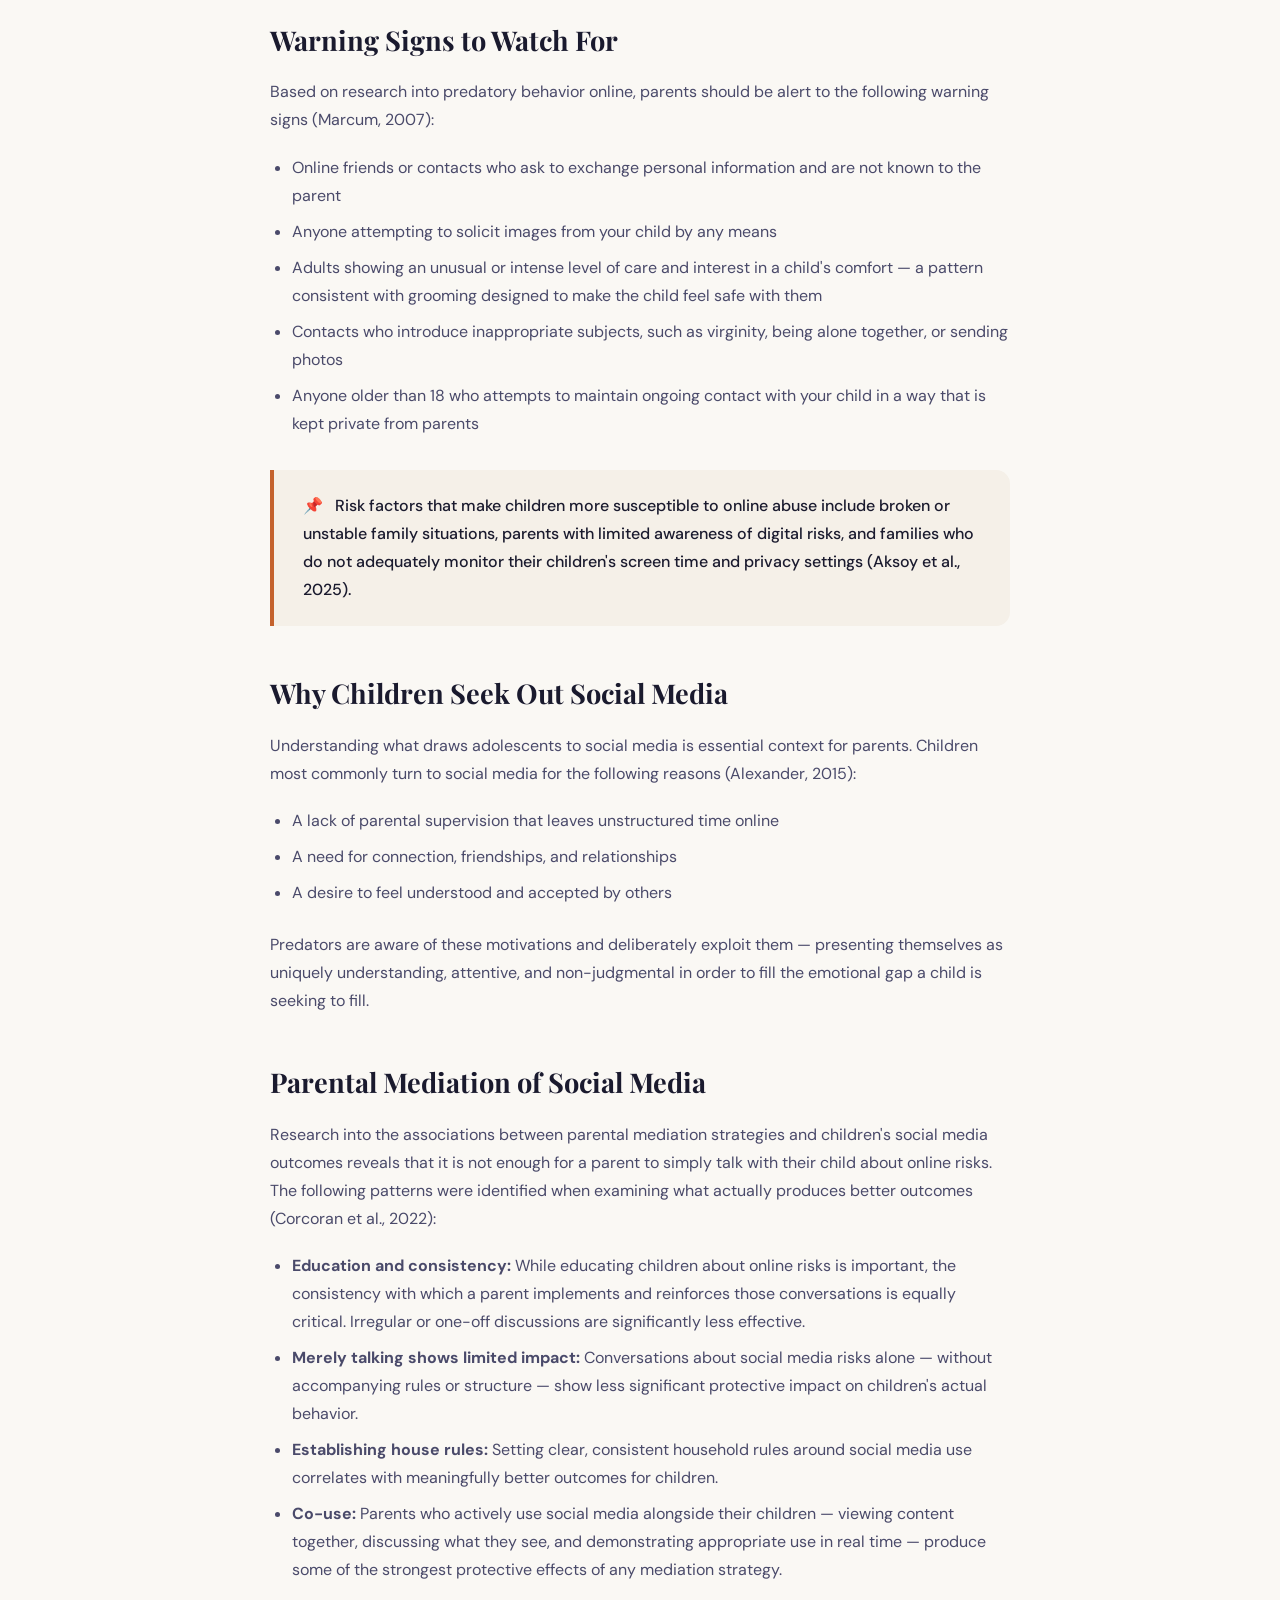
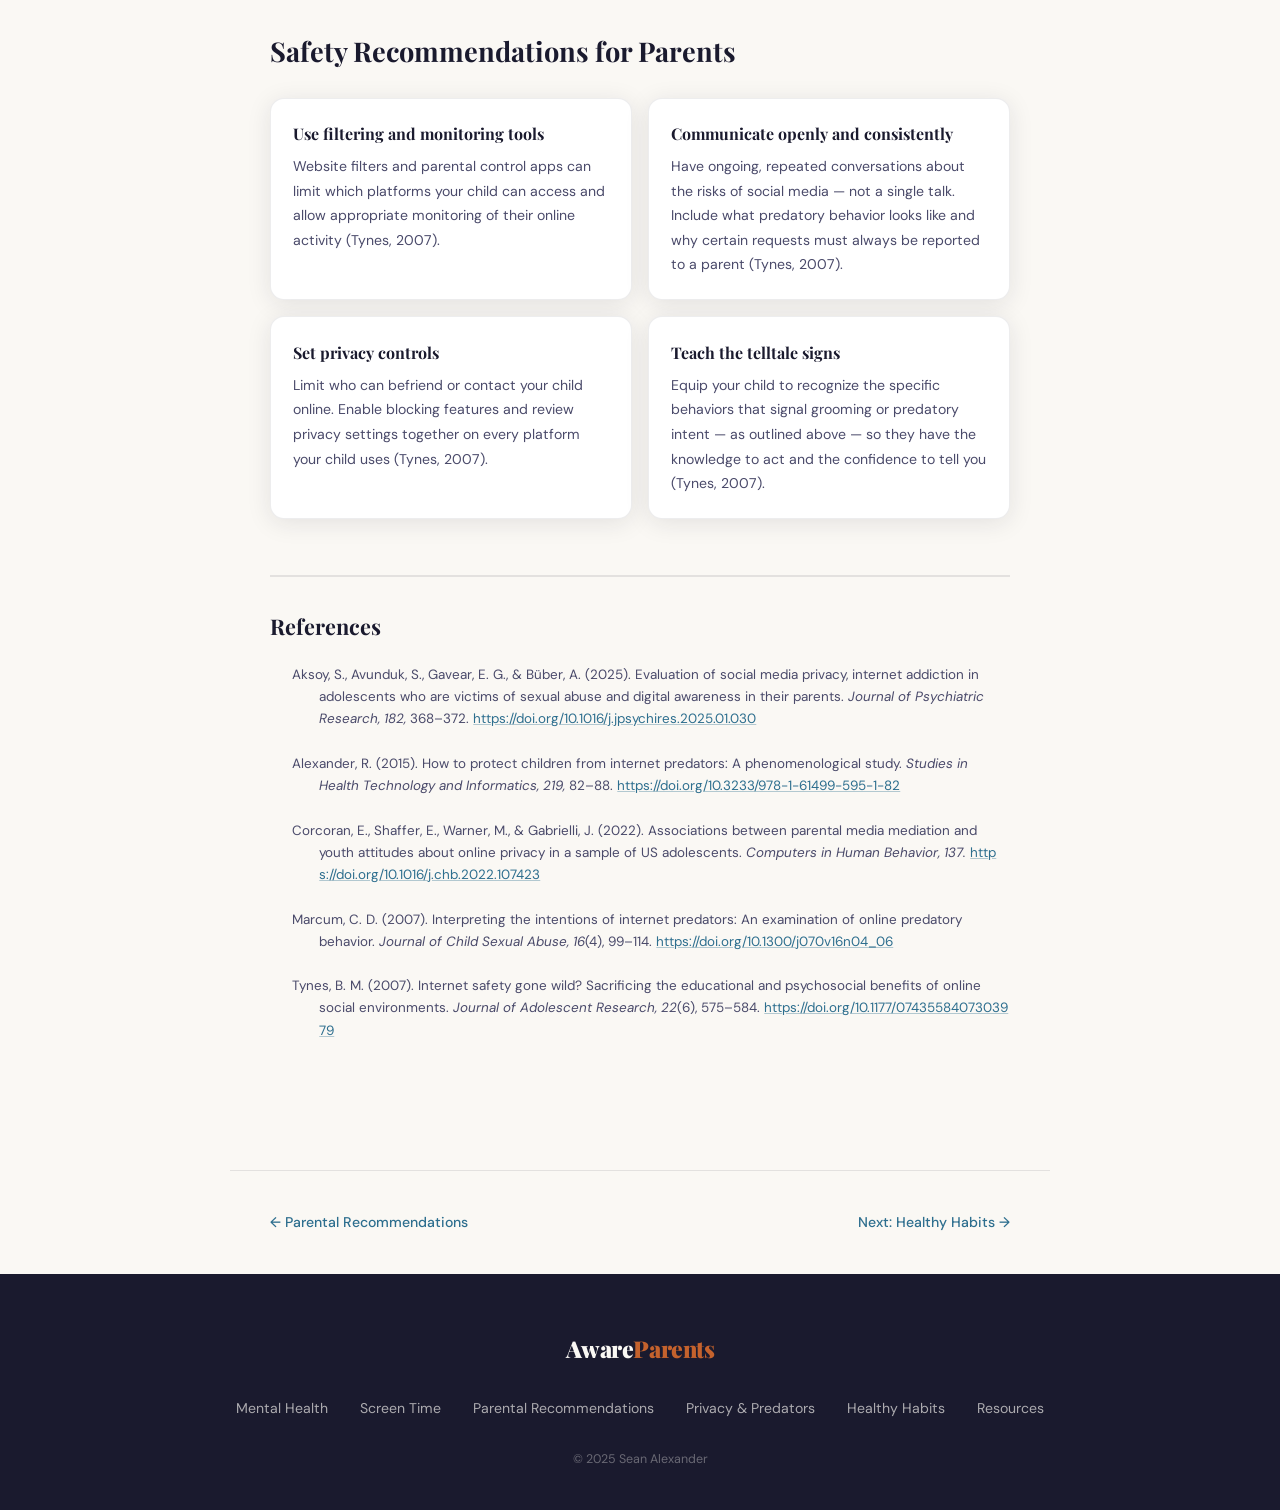
<file: privacy-predators.html>
<!DOCTYPE html>
<html lang="en">
<head>
  <meta charset="UTF-8" />
  <meta name="viewport" content="width=device-width, initial-scale=1.0" />
  <title>Privacy & Predators — AwareParents</title>
  <link rel="stylesheet" href="styles.css" />
  <link rel="preconnect" href="https://fonts.googleapis.com" />
  <link href="https://fonts.googleapis.com/css2?family=Playfair+Display:wght@400;700;900&family=DM+Sans:wght@300;400;500&display=swap" rel="stylesheet" />
  <style>
    /* Chat transcript styling */
    .chat-transcript {
      background: #f0f4f8;
      border: 1px solid rgba(26,26,46,0.10);
      border-radius: var(--radius);
      padding: 1.4rem 1.8rem;
      margin: 1.2rem 0 1.6rem;
      font-family: 'Courier New', Courier, monospace;
      font-size: 0.88rem;
      line-height: 1.9;
      color: var(--ink);
    }
    .chat-transcript .chat-line { display: block; }
    .chat-transcript .chat-label {
      color: var(--accent2);
      font-weight: 700;
    }
    .chat-transcript .chat-label-pred {
      color: var(--accent);
      font-weight: 700;
    }
    .transcript-caption {
      font-size: 0.78rem;
      color: var(--ink-soft);
      font-style: italic;
      margin-top: -0.8rem;
      margin-bottom: 1.4rem;
    }
  </style>
</head>
<body class="inner-page">

  <header class="site-header">
    <a href="index.html" class="logo">Aware<span>Parents</span></a>
    <button class="hamburger" id="hamburgerBtn" aria-label="Open menu">
      <span></span><span></span><span></span>
    </button>
  </header>

  <nav class="nav-overlay" id="navOverlay">
    <button class="nav-close" id="navClose" aria-label="Close menu">&#10005;</button>
    <ul class="nav-links">
      <li><a href="index.html">Home</a></li>
      <li><a href="mental-health.html">Mental Health</a></li>
      <li><a href="screen-time.html">Screen Time</a></li>
      <li><a href="parental-recommendations.html">Parental Recommendations</a></li>
      <li><a href="privacy-predators.html" class="active">Privacy &amp; Predators</a></li>
      <li><a href="healthy-habits.html">Healthy Habits</a></li>
      <li><a href="resources.html">Resources</a></li>
    </ul>
    <p class="nav-tagline">Knowledge protects.<br>Stay informed.</p>
  </nav>
  <div class="nav-backdrop" id="navBackdrop"></div>

  <section class="inner-hero">
    <div class="breadcrumb"><a href="index.html">Home</a> &rsaquo; Privacy &amp; Predators</div>
    <h1>Privacy, Data &amp;<br>Online Predators</h1>
    <p class="sub">Social media platforms promise safety — but who reads the terms and conditions? Understanding the real risks of online predators and privacy exposure is essential for every parent.</p>
  </section>

  <article class="inner-content">

    <h2>Safety Is Not Guaranteed</h2>
    <p>Social media platforms like TikTok and Instagram require users to accept terms and conditions that include the platform's safety policy — but very few parents or children actually read them. The reality is that safety is not guaranteed simply because a parent has permitted their child to use a platform. Beyond the platforms' own data practices, parents must also be vigilant about dangerous people online (Marcum, 2007).</p>
    <p>Child predators are people who use deceitful and manipulative tactics to reach their victims. While predators still operate in the physical world, social media has made it significantly easier for them to seek out and make contact with children (Tynes, 2007).</p>

    <h2>How Predators Communicate: A Real Example</h2>
    <p>It can be very difficult for parents to spot the warning signs of online predators. They often present themselves as young peers who seem relatable and trustworthy. In reality, their behavior follows a calculated pattern of manipulation. Research by Marcum (2007) outlines case studies of communications between predators and actors posing as children. The following exchange illustrates how a predator works to establish trust while pushing boundaries:</p>

    <div class="chat-transcript">
      <span class="chat-line"><span class="chat-label">courtneyd132004:</span> cn we talk on the fone first?</span>
      <span class="chat-line"><span class="chat-label-pred">flamningdonkeybutt:</span> sure tomorrow k</span>
      <span class="chat-line"><span class="chat-label">courtneyd132004:</span> wats ur #</span>
      <span class="chat-line"><span class="chat-label-pred">flamningdonkeybutt:</span> [number provided]</span>
      <span class="chat-line"><span class="chat-label-pred">flamningdonkeybutt:</span> good night baby</span>
      <span class="chat-line"><span class="chat-label">courtneyd132004:</span> im afraid 2 give it out</span>
      <span class="chat-line"><span class="chat-label-pred">flamningdonkeybutt:</span> dont be afraid</span>
      <span class="chat-line"><span class="chat-label-pred">flamningdonkeybutt:</span> I wont do anything u dont want me to do</span>
    </div>
    <p class="transcript-caption">Source: Marcum (2007). The "courtneyd132004" account was operated by a researcher posing as a child.</p>

    <p>This exchange demonstrates several key predatory tactics in action: the push for personal contact information, affectionate language designed to create emotional attachment, and direct reassurance aimed at neutralizing the child's instinct to be cautious.</p>

    <h2>Warning Signs to Watch For</h2>
    <p>Based on research into predatory behavior online, parents should be alert to the following warning signs (Marcum, 2007):</p>
    <ul>
      <li>Online friends or contacts who ask to exchange personal information and are not known to the parent</li>
      <li>Anyone attempting to solicit images from your child by any means</li>
      <li>Adults showing an unusual or intense level of care and interest in a child's comfort — a pattern consistent with grooming designed to make the child feel safe with them</li>
      <li>Contacts who introduce inappropriate subjects, such as virginity, being alone together, or sending photos</li>
      <li>Anyone older than 18 who attempts to maintain ongoing contact with your child in a way that is kept private from parents</li>
    </ul>

    <div class="callout">
      <p>&#128204; &nbsp; Risk factors that make children more susceptible to online abuse include broken or unstable family situations, parents with limited awareness of digital risks, and families who do not adequately monitor their children's screen time and privacy settings (Aksoy et al., 2025).</p>
    </div>

    <h2>Why Children Seek Out Social Media</h2>
    <p>Understanding what draws adolescents to social media is essential context for parents. Children most commonly turn to social media for the following reasons (Alexander, 2015):</p>
    <ul>
      <li>A lack of parental supervision that leaves unstructured time online</li>
      <li>A need for connection, friendships, and relationships</li>
      <li>A desire to feel understood and accepted by others</li>
    </ul>
    <p>Predators are aware of these motivations and deliberately exploit them — presenting themselves as uniquely understanding, attentive, and non-judgmental in order to fill the emotional gap a child is seeking to fill.</p>

    <h2>Parental Mediation of Social Media</h2>
    <p>Research into the associations between parental mediation strategies and children's social media outcomes reveals that it is not enough for a parent to simply talk with their child about online risks. The following patterns were identified when examining what actually produces better outcomes (Corcoran et al., 2022):</p>
    <ul>
      <li><strong>Education and consistency:</strong> While educating children about online risks is important, the consistency with which a parent implements and reinforces those conversations is equally critical. Irregular or one-off discussions are significantly less effective.</li>
      <li><strong>Merely talking shows limited impact:</strong> Conversations about social media risks alone — without accompanying rules or structure — show less significant protective impact on children's actual behavior.</li>
      <li><strong>Establishing house rules:</strong> Setting clear, consistent household rules around social media use correlates with meaningfully better outcomes for children.</li>
      <li><strong>Co-use:</strong> Parents who actively use social media alongside their children — viewing content together, discussing what they see, and demonstrating appropriate use in real time — produce some of the strongest protective effects of any mediation strategy.</li>
    </ul>

    <h2>Safety Recommendations for Parents</h2>
    <div class="tip-grid">
      <div class="tip-item">
        <strong>Use filtering and monitoring tools</strong>
        <p>Website filters and parental control apps can limit which platforms your child can access and allow appropriate monitoring of their online activity (Tynes, 2007).</p>
      </div>
      <div class="tip-item">
        <strong>Communicate openly and consistently</strong>
        <p>Have ongoing, repeated conversations about the risks of social media — not a single talk. Include what predatory behavior looks like and why certain requests must always be reported to a parent (Tynes, 2007).</p>
      </div>
      <div class="tip-item">
        <strong>Set privacy controls</strong>
        <p>Limit who can befriend or contact your child online. Enable blocking features and review privacy settings together on every platform your child uses (Tynes, 2007).</p>
      </div>
      <div class="tip-item">
        <strong>Teach the telltale signs</strong>
        <p>Equip your child to recognize the specific behaviors that signal grooming or predatory intent — as outlined above — so they have the knowledge to act and the confidence to tell you (Tynes, 2007).</p>
      </div>
    </div>

    <div class="citations">
      <h2>References</h2>
      <ul class="citation-list">
        <li>Aksoy, S., Avunduk, S., Gavear, E. G., &amp; Büber, A. (2025). Evaluation of social media privacy, internet addiction in adolescents who are victims of sexual abuse and digital awareness in their parents. <em>Journal of Psychiatric Research, 182,</em> 368–372. <a href="https://doi.org/10.1016/j.jpsychires.2025.01.030" target="_blank" rel="noopener">https://doi.org/10.1016/j.jpsychires.2025.01.030</a></li>
        <li>Alexander, R. (2015). How to protect children from internet predators: A phenomenological study. <em>Studies in Health Technology and Informatics, 219,</em> 82–88. <a href="https://doi.org/10.3233/978-1-61499-595-1-82" target="_blank" rel="noopener">https://doi.org/10.3233/978-1-61499-595-1-82</a></li>
        <li>Corcoran, E., Shaffer, E., Warner, M., &amp; Gabrielli, J. (2022). Associations between parental media mediation and youth attitudes about online privacy in a sample of US adolescents. <em>Computers in Human Behavior, 137.</em> <a href="https://doi.org/10.1016/j.chb.2022.107423" target="_blank" rel="noopener">https://doi.org/10.1016/j.chb.2022.107423</a></li>
        <li>Marcum, C. D. (2007). Interpreting the intentions of internet predators: An examination of online predatory behavior. <em>Journal of Child Sexual Abuse, 16</em>(4), 99–114. <a href="https://doi.org/10.1300/j070v16n04_06" target="_blank" rel="noopener">https://doi.org/10.1300/j070v16n04_06</a></li>
        <li>Tynes, B. M. (2007). Internet safety gone wild? Sacrificing the educational and psychosocial benefits of online social environments. <em>Journal of Adolescent Research, 22</em>(6), 575–584. <a href="https://doi.org/10.1177/0743558407303979" target="_blank" rel="noopener">https://doi.org/10.1177/0743558407303979</a></li>
      </ul>
    </div>

  </article>

  <nav class="page-nav">
    <a href="parental-recommendations.html">&larr; Parental Recommendations</a>
    <a href="healthy-habits.html">Next: Healthy Habits &rarr;</a>
  </nav>

  <footer class="site-footer">
    <div class="footer-inner">
      <a href="index.html" class="logo">Aware<span>Parents</span></a>
      <nav class="footer-nav">
        <a href="mental-health.html">Mental Health</a>
        <a href="screen-time.html">Screen Time</a>
        <a href="parental-recommendations.html">Parental Recommendations</a>
        <a href="privacy-predators.html">Privacy &amp; Predators</a>
        <a href="healthy-habits.html">Healthy Habits</a>
        <a href="resources.html">Resources</a>
      </nav>
      <p class="footer-copy">&copy; 2025 Sean Alexander</p>
    </div>
  </footer>

  <script src="main.js"></script>
</body>
</html>
</file>
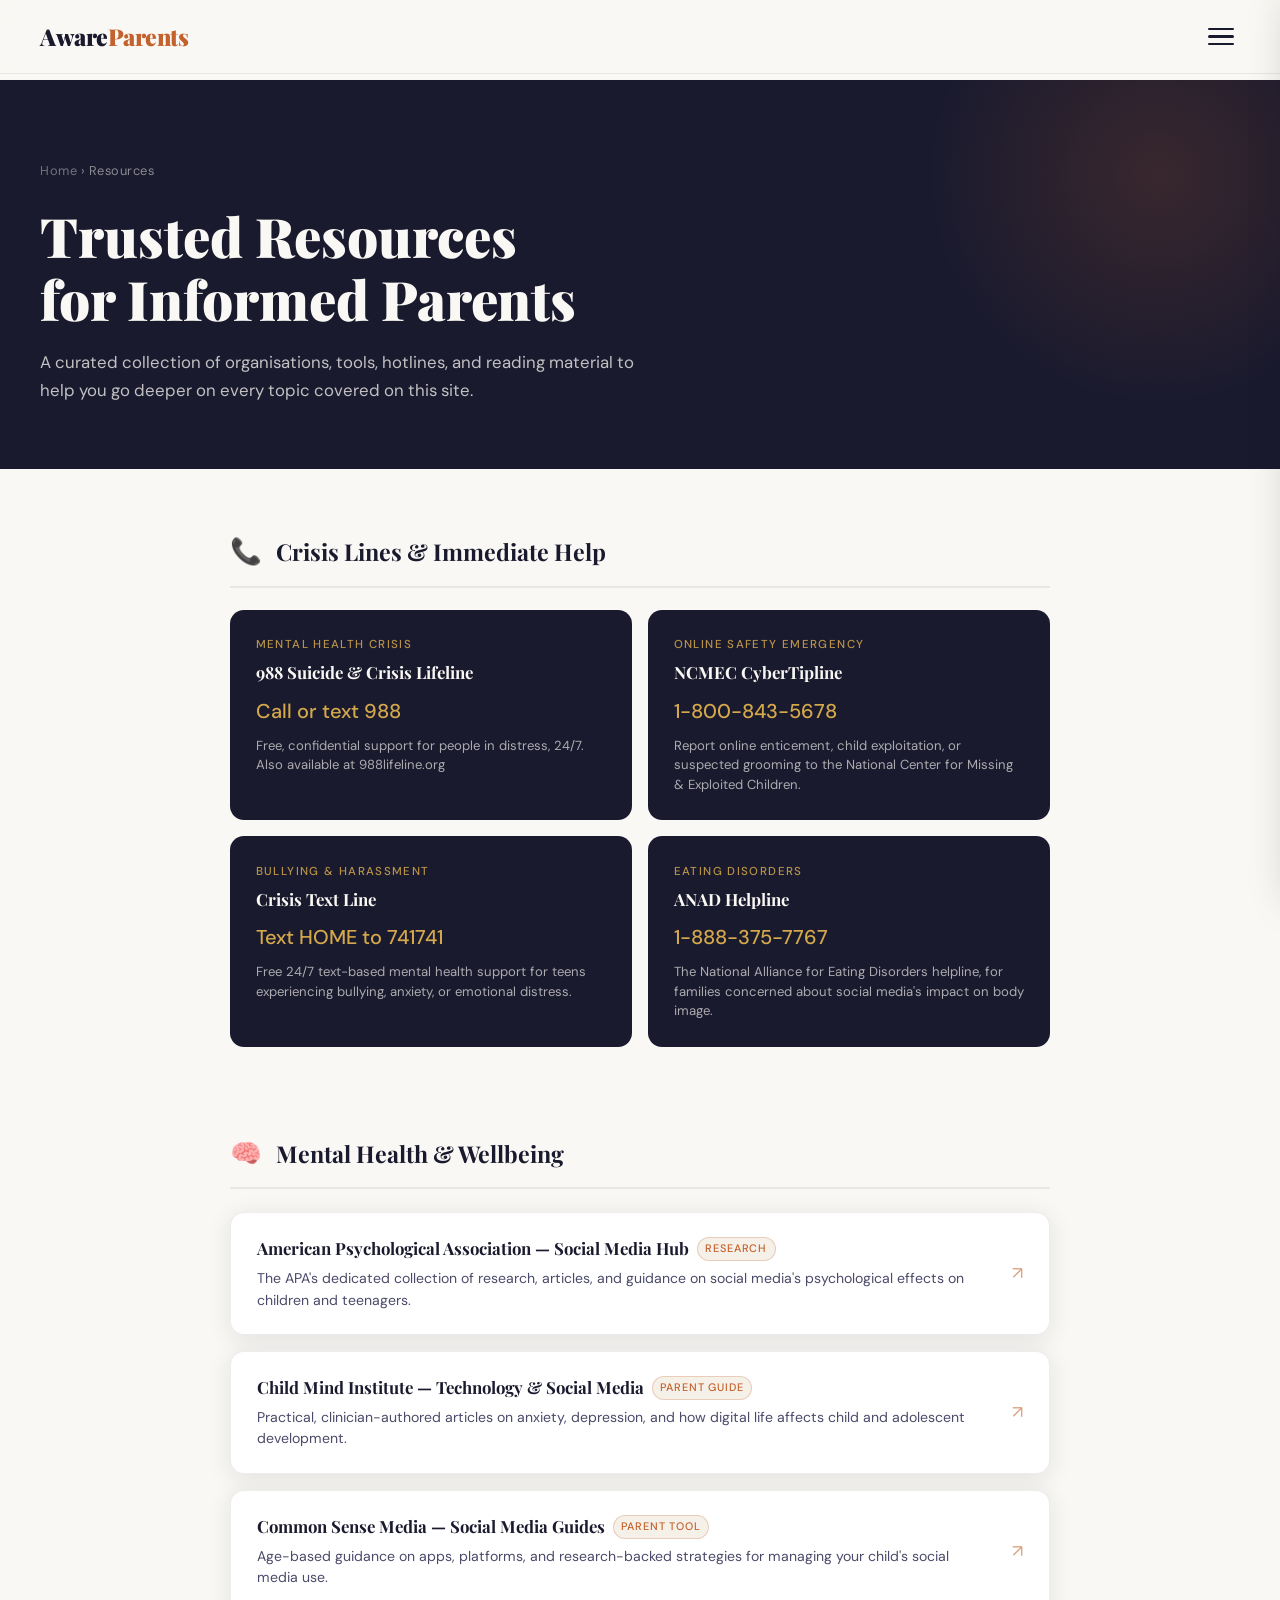
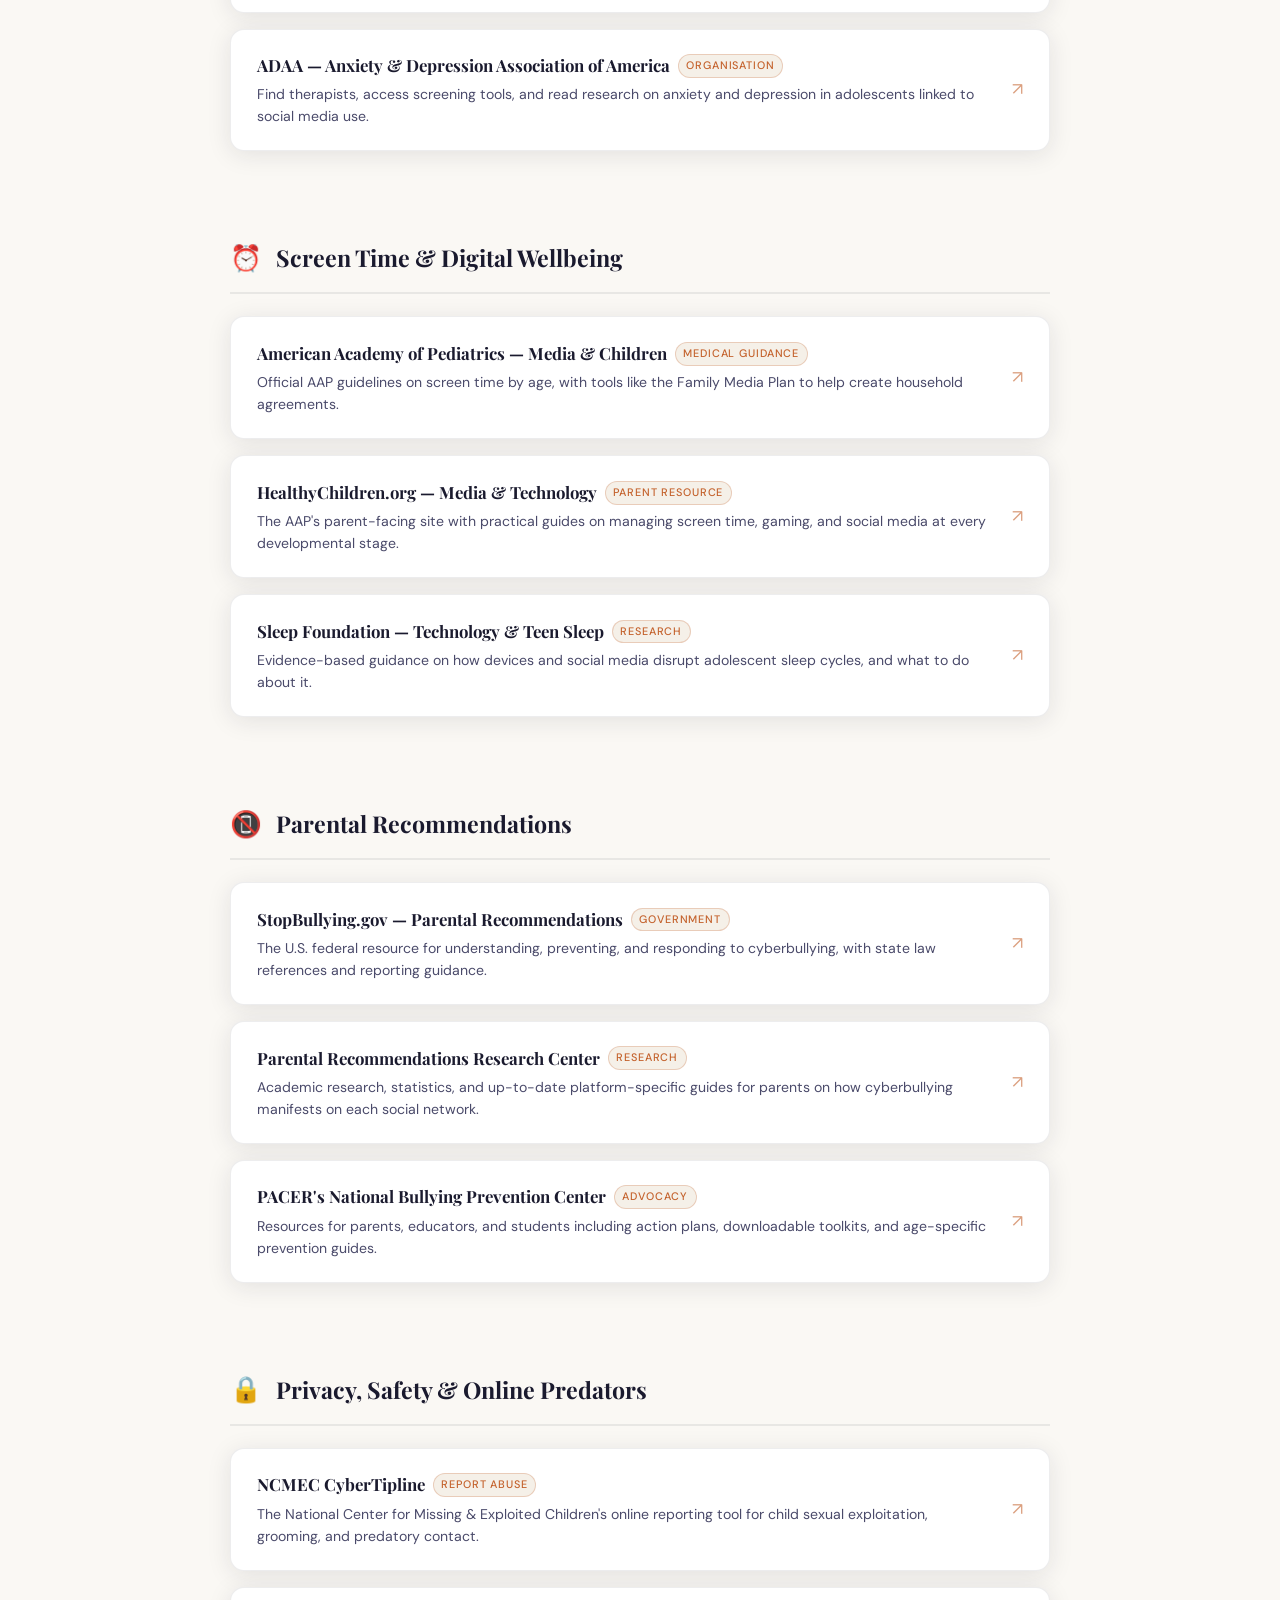
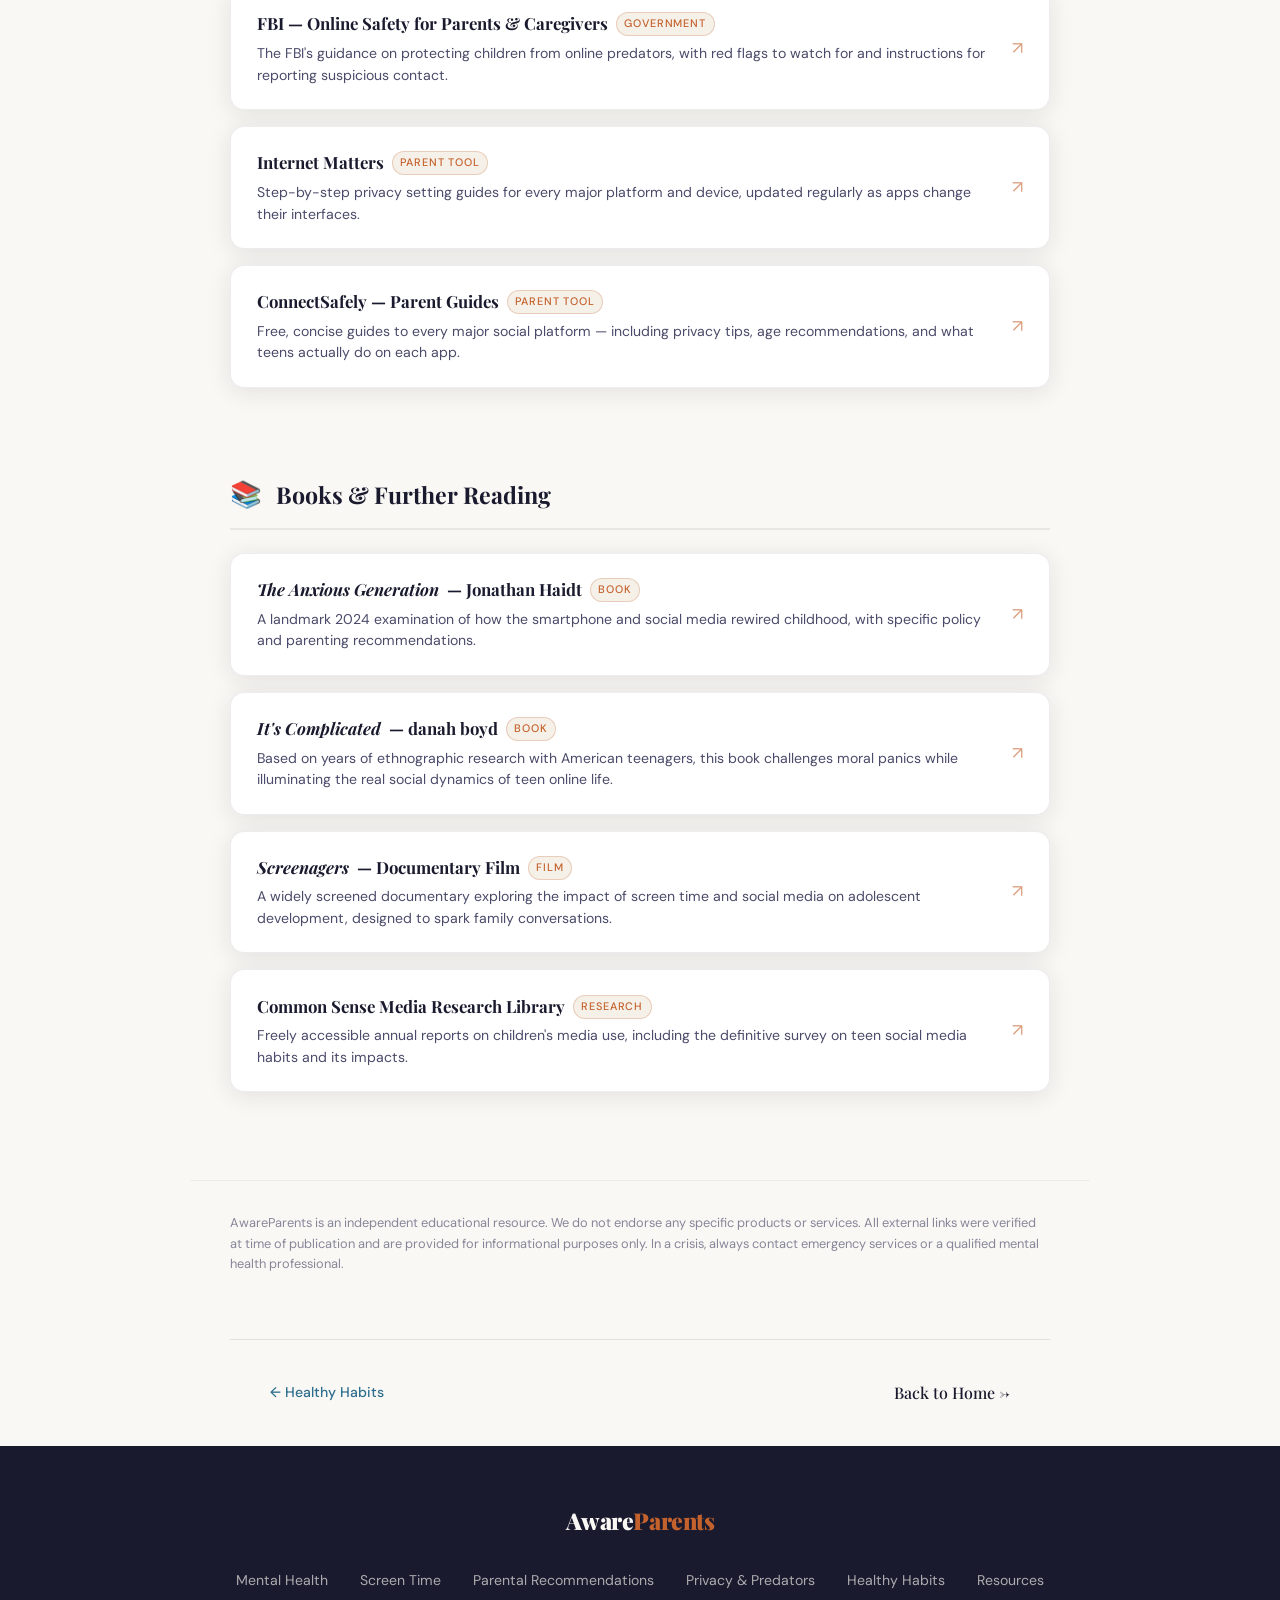
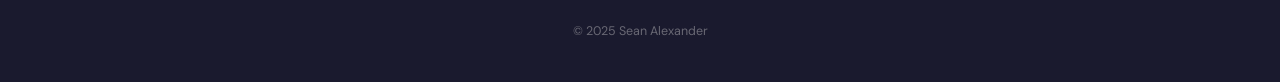
<file: resources.html>
<!DOCTYPE html>
<html lang="en">
<head>
  <meta charset="UTF-8" />
  <meta name="viewport" content="width=device-width, initial-scale=1.0" />
  <title>Resources — AwareParents</title>
  <link rel="stylesheet" href="styles.css" />
  <link rel="preconnect" href="https://fonts.googleapis.com" />
  <link href="https://fonts.googleapis.com/css2?family=Playfair+Display:wght@400;700;900&family=DM+Sans:wght@300;400;500&display=swap" rel="stylesheet" />
  <style>
    /* ── Resources-specific styles ── */
    .resources-section {
      max-width: 900px;
      margin: 0 auto;
      padding: 4rem 2.5rem 2rem;
    }
    .resources-section + .resources-section {
      padding-top: 0;
    }

    .resource-category {
      margin-bottom: 3.5rem;
    }
    .category-header {
      display: flex;
      align-items: center;
      gap: 0.9rem;
      margin-bottom: 1.4rem;
      padding-bottom: 0.9rem;
      border-bottom: 2px solid rgba(26,26,46,0.08);
    }
    .category-icon {
      font-size: 1.6rem;
      line-height: 1;
    }
    .category-header h2 {
      font-family: var(--ff-head);
      font-size: 1.45rem;
      font-weight: 700;
      color: var(--ink);
      margin: 0;
    }

    .resource-list {
      display: flex;
      flex-direction: column;
      gap: 1rem;
    }

    .resource-card {
      display: flex;
      align-items: flex-start;
      gap: 1.2rem;
      background: var(--white);
      border: 1px solid rgba(26,26,46,0.08);
      border-radius: var(--radius);
      padding: 1.4rem 1.6rem;
      box-shadow: var(--shadow);
      text-decoration: none;
      color: var(--ink);
      transition: transform var(--transition), box-shadow var(--transition), border-color var(--transition);
    }
    .resource-card:hover {
      transform: translateX(4px);
      box-shadow: 0 8px 32px rgba(26,26,46,0.13);
      border-color: var(--accent);
    }
    .resource-card-body {
      flex: 1;
    }
    .resource-card-title {
      font-family: var(--ff-head);
      font-size: 1.05rem;
      font-weight: 700;
      color: var(--ink);
      margin-bottom: 0.3rem;
      display: flex;
      align-items: center;
      gap: 0.5rem;
    }
    .resource-tag {
      font-family: var(--ff-body);
      font-size: 0.68rem;
      font-weight: 500;
      letter-spacing: 0.08em;
      text-transform: uppercase;
      background: var(--warm);
      color: var(--accent);
      border: 1px solid rgba(196,98,45,0.25);
      border-radius: 100px;
      padding: 0.18em 0.7em;
    }
    .resource-card-desc {
      font-size: 0.88rem;
      color: var(--ink-soft);
      line-height: 1.55;
      margin: 0;
    }
    .resource-arrow {
      font-size: 1.1rem;
      color: var(--accent);
      opacity: 0.6;
      align-self: center;
      transition: opacity var(--transition), transform var(--transition);
      flex-shrink: 0;
    }
    .resource-card:hover .resource-arrow {
      opacity: 1;
      transform: translateX(3px);
    }

    /* Hotline cards — slightly different style */
    .hotline-grid {
      display: grid;
      grid-template-columns: 1fr 1fr;
      gap: 1rem;
    }
    .hotline-card {
      background: var(--ink);
      color: var(--cream);
      border-radius: var(--radius);
      padding: 1.6rem;
      display: flex;
      flex-direction: column;
      gap: 0.5rem;
    }
    .hotline-card .hc-label {
      font-size: 0.72rem;
      font-weight: 500;
      letter-spacing: 0.12em;
      text-transform: uppercase;
      color: var(--gold);
      opacity: 0.85;
    }
    .hotline-card .hc-name {
      font-family: var(--ff-head);
      font-size: 1.05rem;
      font-weight: 700;
      line-height: 1.25;
    }
    .hotline-card .hc-number {
      font-size: 1.25rem;
      font-weight: 500;
      color: var(--gold);
      margin-top: 0.2rem;
    }
    .hotline-card .hc-desc {
      font-size: 0.82rem;
      opacity: 0.65;
      line-height: 1.5;
    }

    .disclaimer {
      max-width: 900px;
      margin: 0 auto 4rem;
      padding: 0 2.5rem;
      font-size: 0.8rem;
      color: var(--ink-soft);
      opacity: 0.65;
      border-top: 1px solid rgba(26,26,46,0.08);
      padding-top: 2rem;
      line-height: 1.6;
    }

    @media (max-width: 600px) {
      .hotline-grid { grid-template-columns: 1fr; }
      .resources-section { padding: 3rem 1.4rem 1.5rem; }
    }
  </style>
</head>
<body class="inner-page">

  <header class="site-header">
    <a href="index.html" class="logo">Aware<span>Parents</span></a>
    <button class="hamburger" id="hamburgerBtn" aria-label="Open menu">
      <span></span><span></span><span></span>
    </button>
  </header>

  <nav class="nav-overlay" id="navOverlay">
    <button class="nav-close" id="navClose" aria-label="Close menu">&#10005;</button>
    <ul class="nav-links">
      <li><a href="index.html">Home</a></li>
      <li><a href="mental-health.html">Mental Health</a></li>
      <li><a href="screen-time.html">Screen Time</a></li>
      <li><a href="parental-recommendations.html">Parental Recommendations</a></li>
      <li><a href="privacy-predators.html">Privacy &amp; Predators</a></li>
      <li><a href="healthy-habits.html">Healthy Habits</a></li>
      <li><a href="resources.html" class="active">Resources</a></li>
    </ul>
    <p class="nav-tagline">Knowledge protects.<br>Stay informed.</p>
  </nav>
  <div class="nav-backdrop" id="navBackdrop"></div>

  <!-- HERO -->
  <section class="inner-hero">
    <div class="breadcrumb"><a href="index.html">Home</a> &rsaquo; Resources</div>
    <h1>Trusted Resources<br>for Informed Parents</h1>
    <p class="sub">A curated collection of organisations, tools, hotlines, and reading material to help you go deeper on every topic covered on this site.</p>
  </section>

  <!-- CRISIS & HOTLINES -->
  <section class="resources-section">
    <div class="resource-category">
      <div class="category-header">
        <span class="category-icon">&#128222;</span>
        <h2>Crisis Lines &amp; Immediate Help</h2>
      </div>
      <div class="hotline-grid">
        <div class="hotline-card">
          <span class="hc-label">Mental Health Crisis</span>
          <span class="hc-name">988 Suicide &amp; Crisis Lifeline</span>
          <span class="hc-number">Call or text 988</span>
          <span class="hc-desc">Free, confidential support for people in distress, 24/7. Also available at 988lifeline.org</span>
        </div>
        <div class="hotline-card">
          <span class="hc-label">Online Safety Emergency</span>
          <span class="hc-name">NCMEC CyberTipline</span>
          <span class="hc-number">1-800-843-5678</span>
          <span class="hc-desc">Report online enticement, child exploitation, or suspected grooming to the National Center for Missing &amp; Exploited Children.</span>
        </div>
        <div class="hotline-card">
          <span class="hc-label">Bullying &amp; Harassment</span>
          <span class="hc-name">Crisis Text Line</span>
          <span class="hc-number">Text HOME to 741741</span>
          <span class="hc-desc">Free 24/7 text-based mental health support for teens experiencing bullying, anxiety, or emotional distress.</span>
        </div>
        <div class="hotline-card">
          <span class="hc-label">Eating Disorders</span>
          <span class="hc-name">ANAD Helpline</span>
          <span class="hc-number">1-888-375-7767</span>
          <span class="hc-desc">The National Alliance for Eating Disorders helpline, for families concerned about social media's impact on body image.</span>
        </div>
      </div>
    </div>
  </section>

  <!-- MENTAL HEALTH -->
  <section class="resources-section">
    <div class="resource-category">
      <div class="category-header">
        <span class="category-icon">&#129504;</span>
        <h2>Mental Health &amp; Wellbeing</h2>
      </div>
      <div class="resource-list">

        <a href="https://www.apa.org/topics/social-media-internet" target="_blank" rel="noopener" class="resource-card">
          <div class="resource-card-body">
            <div class="resource-card-title">
              American Psychological Association — Social Media Hub
              <span class="resource-tag">Research</span>
            </div>
            <p class="resource-card-desc">The APA's dedicated collection of research, articles, and guidance on social media's psychological effects on children and teenagers.</p>
          </div>
          <span class="resource-arrow">&#8599;</span>
        </a>

        <a href="https://childmind.org/topics/technology-and-social-media/" target="_blank" rel="noopener" class="resource-card">
          <div class="resource-card-body">
            <div class="resource-card-title">
              Child Mind Institute — Technology &amp; Social Media
              <span class="resource-tag">Parent Guide</span>
            </div>
            <p class="resource-card-desc">Practical, clinician-authored articles on anxiety, depression, and how digital life affects child and adolescent development.</p>
          </div>
          <span class="resource-arrow">&#8599;</span>
        </a>

        <a href="https://www.commonsensemedia.org/articles/social-media" target="_blank" rel="noopener" class="resource-card">
          <div class="resource-card-body">
            <div class="resource-card-title">
              Common Sense Media — Social Media Guides
              <span class="resource-tag">Parent Tool</span>
            </div>
            <p class="resource-card-desc">Age-based guidance on apps, platforms, and research-backed strategies for managing your child's social media use.</p>
          </div>
          <span class="resource-arrow">&#8599;</span>
        </a>

        <a href="https://www.anxietyanddepressionassociation.org" target="_blank" rel="noopener" class="resource-card">
          <div class="resource-card-body">
            <div class="resource-card-title">
              ADAA — Anxiety &amp; Depression Association of America
              <span class="resource-tag">Organisation</span>
            </div>
            <p class="resource-card-desc">Find therapists, access screening tools, and read research on anxiety and depression in adolescents linked to social media use.</p>
          </div>
          <span class="resource-arrow">&#8599;</span>
        </a>

      </div>
    </div>
  </section>

  <!-- SCREEN TIME -->
  <section class="resources-section">
    <div class="resource-category">
      <div class="category-header">
        <span class="category-icon">&#9200;</span>
        <h2>Screen Time &amp; Digital Wellbeing</h2>
      </div>
      <div class="resource-list">

        <a href="https://www.aap.org/en/patient-care/media-and-children/" target="_blank" rel="noopener" class="resource-card">
          <div class="resource-card-body">
            <div class="resource-card-title">
              American Academy of Pediatrics — Media &amp; Children
              <span class="resource-tag">Medical Guidance</span>
            </div>
            <p class="resource-card-desc">Official AAP guidelines on screen time by age, with tools like the Family Media Plan to help create household agreements.</p>
          </div>
          <span class="resource-arrow">&#8599;</span>
        </a>

        <a href="https://www.healthychildren.org/English/family-life/Media/Pages/default.aspx" target="_blank" rel="noopener" class="resource-card">
          <div class="resource-card-body">
            <div class="resource-card-title">
              HealthyChildren.org — Media &amp; Technology
              <span class="resource-tag">Parent Resource</span>
            </div>
            <p class="resource-card-desc">The AAP's parent-facing site with practical guides on managing screen time, gaming, and social media at every developmental stage.</p>
          </div>
          <span class="resource-arrow">&#8599;</span>
        </a>

        <a href="https://www.sleepfoundation.org/teens-and-sleep/technology-and-teen-sleep" target="_blank" rel="noopener" class="resource-card">
          <div class="resource-card-body">
            <div class="resource-card-title">
              Sleep Foundation — Technology &amp; Teen Sleep
              <span class="resource-tag">Research</span>
            </div>
            <p class="resource-card-desc">Evidence-based guidance on how devices and social media disrupt adolescent sleep cycles, and what to do about it.</p>
          </div>
          <span class="resource-arrow">&#8599;</span>
        </a>

      </div>
    </div>
  </section>

  <!-- CYBERBULLYING -->
  <section class="resources-section">
    <div class="resource-category">
      <div class="category-header">
        <span class="category-icon">&#128245;</span>
        <h2>Parental Recommendations</h2>
      </div>
      <div class="resource-list">

        <a href="https://www.stopbullying.gov/cyberbullying" target="_blank" rel="noopener" class="resource-card">
          <div class="resource-card-body">
            <div class="resource-card-title">
              StopBullying.gov — Parental Recommendations
              <span class="resource-tag">Government</span>
            </div>
            <p class="resource-card-desc">The U.S. federal resource for understanding, preventing, and responding to cyberbullying, with state law references and reporting guidance.</p>
          </div>
          <span class="resource-arrow">&#8599;</span>
        </a>

        <a href="https://cyberbullying.org" target="_blank" rel="noopener" class="resource-card">
          <div class="resource-card-body">
            <div class="resource-card-title">
              Parental Recommendations Research Center
              <span class="resource-tag">Research</span>
            </div>
            <p class="resource-card-desc">Academic research, statistics, and up-to-date platform-specific guides for parents on how cyberbullying manifests on each social network.</p>
          </div>
          <span class="resource-arrow">&#8599;</span>
        </a>

        <a href="https://www.pacer.org/bullying/resources/cyberbullying/" target="_blank" rel="noopener" class="resource-card">
          <div class="resource-card-body">
            <div class="resource-card-title">
              PACER's National Bullying Prevention Center
              <span class="resource-tag">Advocacy</span>
            </div>
            <p class="resource-card-desc">Resources for parents, educators, and students including action plans, downloadable toolkits, and age-specific prevention guides.</p>
          </div>
          <span class="resource-arrow">&#8599;</span>
        </a>

      </div>
    </div>
  </section>

  <!-- PRIVACY & SAFETY -->
  <section class="resources-section">
    <div class="resource-category">
      <div class="category-header">
        <span class="category-icon">&#128274;</span>
        <h2>Privacy, Safety &amp; Online Predators</h2>
      </div>
      <div class="resource-list">

        <a href="https://www.missingkids.org/gethelpnow/cybertipline" target="_blank" rel="noopener" class="resource-card">
          <div class="resource-card-body">
            <div class="resource-card-title">
              NCMEC CyberTipline
              <span class="resource-tag">Report Abuse</span>
            </div>
            <p class="resource-card-desc">The National Center for Missing &amp; Exploited Children's online reporting tool for child sexual exploitation, grooming, and predatory contact.</p>
          </div>
          <span class="resource-arrow">&#8599;</span>
        </a>

        <a href="https://www.fbi.gov/how-we-can-help-you/parents-and-caregivers-can-protect-their-kids/online-safety" target="_blank" rel="noopener" class="resource-card">
          <div class="resource-card-body">
            <div class="resource-card-title">
              FBI — Online Safety for Parents &amp; Caregivers
              <span class="resource-tag">Government</span>
            </div>
            <p class="resource-card-desc">The FBI's guidance on protecting children from online predators, with red flags to watch for and instructions for reporting suspicious contact.</p>
          </div>
          <span class="resource-arrow">&#8599;</span>
        </a>

        <a href="https://www.internetmatters.org" target="_blank" rel="noopener" class="resource-card">
          <div class="resource-card-body">
            <div class="resource-card-title">
              Internet Matters
              <span class="resource-tag">Parent Tool</span>
            </div>
            <p class="resource-card-desc">Step-by-step privacy setting guides for every major platform and device, updated regularly as apps change their interfaces.</p>
          </div>
          <span class="resource-arrow">&#8599;</span>
        </a>

        <a href="https://www.connectsafely.org/parents/" target="_blank" rel="noopener" class="resource-card">
          <div class="resource-card-body">
            <div class="resource-card-title">
              ConnectSafely — Parent Guides
              <span class="resource-tag">Parent Tool</span>
            </div>
            <p class="resource-card-desc">Free, concise guides to every major social platform — including privacy tips, age recommendations, and what teens actually do on each app.</p>
          </div>
          <span class="resource-arrow">&#8599;</span>
        </a>

      </div>
    </div>
  </section>

  <!-- BOOKS & FURTHER READING -->
  <section class="resources-section">
    <div class="resource-category">
      <div class="category-header">
        <span class="category-icon">&#128218;</span>
        <h2>Books &amp; Further Reading</h2>
      </div>
      <div class="resource-list">

        <a href="https://www.anxiousgeneration.com" target="_blank" rel="noopener" class="resource-card">
          <div class="resource-card-body">
            <div class="resource-card-title">
              <em>The Anxious Generation</em> — Jonathan Haidt
              <span class="resource-tag">Book</span>
            </div>
            <p class="resource-card-desc">A landmark 2024 examination of how the smartphone and social media rewired childhood, with specific policy and parenting recommendations.</p>
          </div>
          <span class="resource-arrow">&#8599;</span>
        </a>

        <a href="https://americangirlbook.com/itsComplicated" target="_blank" rel="noopener" class="resource-card">
          <div class="resource-card-body">
            <div class="resource-card-title">
              <em>It's Complicated</em> — danah boyd
              <span class="resource-tag">Book</span>
            </div>
            <p class="resource-card-desc">Based on years of ethnographic research with American teenagers, this book challenges moral panics while illuminating the real social dynamics of teen online life.</p>
          </div>
          <span class="resource-arrow">&#8599;</span>
        </a>

        <a href="https://www.screenageamovie.com" target="_blank" rel="noopener" class="resource-card">
          <div class="resource-card-body">
            <div class="resource-card-title">
              <em>Screenagers</em> — Documentary Film
              <span class="resource-tag">Film</span>
            </div>
            <p class="resource-card-desc">A widely screened documentary exploring the impact of screen time and social media on adolescent development, designed to spark family conversations.</p>
          </div>
          <span class="resource-arrow">&#8599;</span>
        </a>

        <a href="https://www.commonsensemedia.org/research" target="_blank" rel="noopener" class="resource-card">
          <div class="resource-card-body">
            <div class="resource-card-title">
              Common Sense Media Research Library
              <span class="resource-tag">Research</span>
            </div>
            <p class="resource-card-desc">Freely accessible annual reports on children's media use, including the definitive survey on teen social media habits and its impacts.</p>
          </div>
          <span class="resource-arrow">&#8599;</span>
        </a>

      </div>
    </div>
  </section>

  <p class="disclaimer">
    AwareParents is an independent educational resource. We do not endorse any specific products or services. All external links were verified at time of publication and are provided for informational purposes only. In a crisis, always contact emergency services or a qualified mental health professional.
  </p>

  <nav class="page-nav">
    <a href="healthy-habits.html">&larr; Healthy Habits</a>
    <a href="index.html" class="back-home">Back to Home &rarr;</a>
  </nav>

  <footer class="site-footer">
    <div class="footer-inner">
      <a href="index.html" class="logo">Aware<span>Parents</span></a>
      <nav class="footer-nav">
        <a href="mental-health.html">Mental Health</a>
        <a href="screen-time.html">Screen Time</a>
        <a href="parental-recommendations.html">Parental Recommendations</a>
        <a href="privacy-predators.html">Privacy &amp; Predators</a>
        <a href="healthy-habits.html">Healthy Habits</a>
        <a href="resources.html">Resources</a>
      </nav>
      <p class="footer-copy">&copy; 2025 Sean Alexander</p>
    </div>
  </footer>

  <script src="main.js"></script>
</body>
</html>
</file>
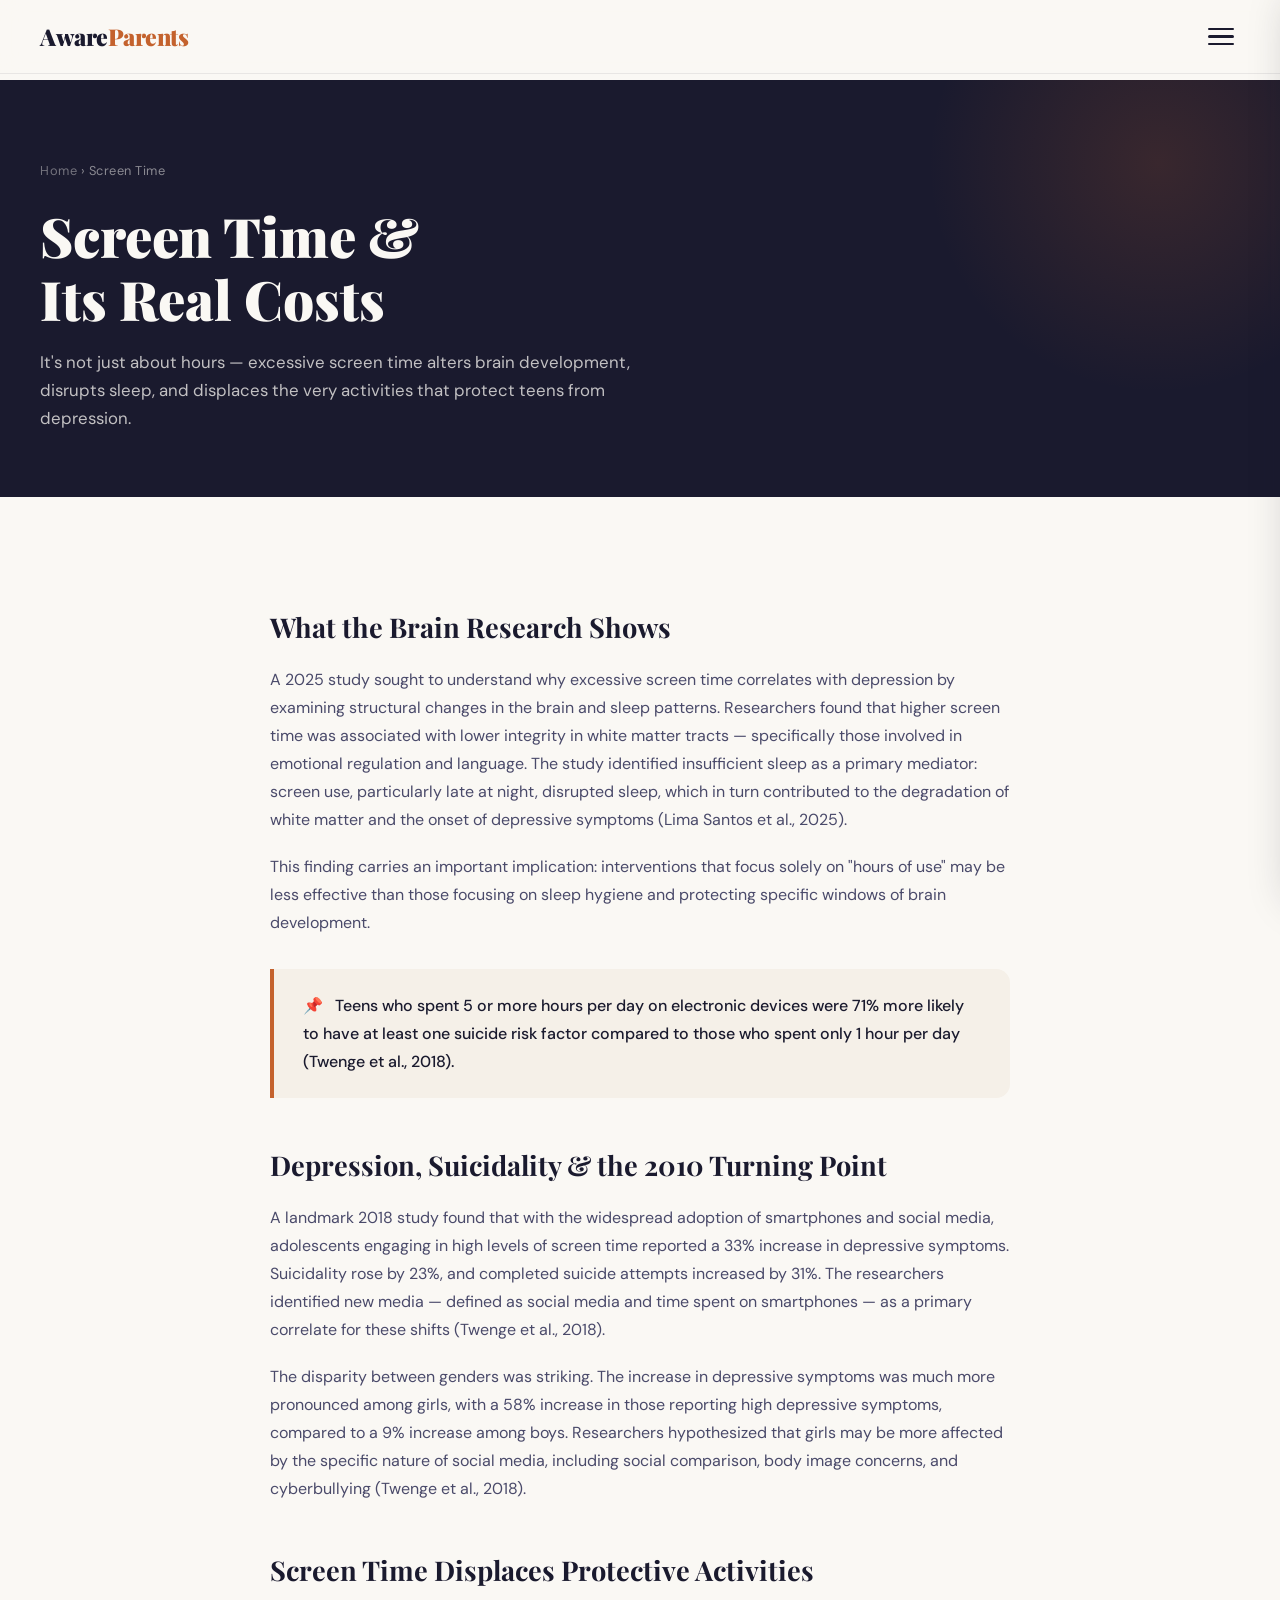
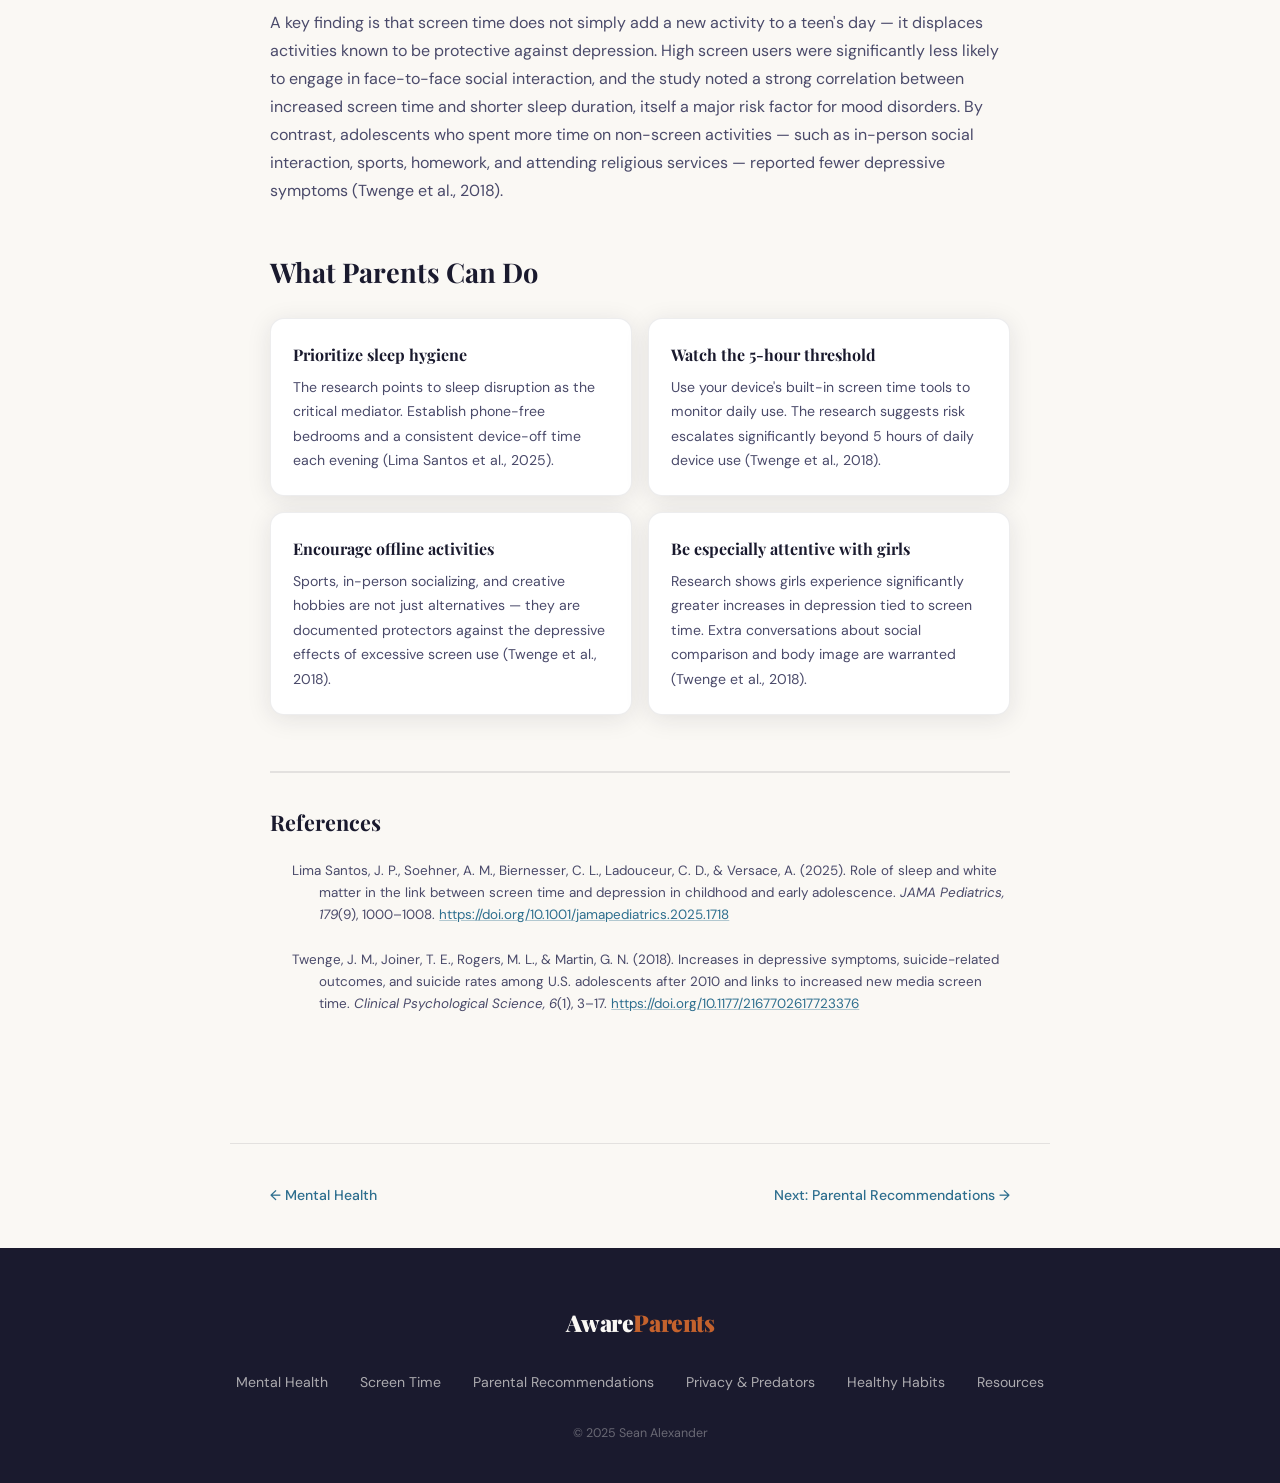
<file: screen-time.html>
<!DOCTYPE html>
<html lang="en">
<head>
  <meta charset="UTF-8" />
  <meta name="viewport" content="width=device-width, initial-scale=1.0" />
  <title>Screen Time — AwareParents</title>
  <link rel="stylesheet" href="styles.css" />
  <link rel="preconnect" href="https://fonts.googleapis.com" />
  <link href="https://fonts.googleapis.com/css2?family=Playfair+Display:wght@400;700;900&family=DM+Sans:wght@300;400;500&display=swap" rel="stylesheet" />
</head>
<body class="inner-page">

  <header class="site-header">
    <a href="index.html" class="logo">Aware<span>Parents</span></a>
    <button class="hamburger" id="hamburgerBtn" aria-label="Open menu">
      <span></span><span></span><span></span>
    </button>
  </header>

  <nav class="nav-overlay" id="navOverlay">
    <button class="nav-close" id="navClose" aria-label="Close menu">&#10005;</button>
    <ul class="nav-links">
      <li><a href="index.html">Home</a></li>
      <li><a href="mental-health.html">Mental Health</a></li>
      <li><a href="screen-time.html" class="active">Screen Time</a></li>
      <li><a href="parental-recommendations.html">Parental Recommendations</a></li>
      <li><a href="privacy-predators.html">Privacy &amp; Predators</a></li>
      <li><a href="healthy-habits.html">Healthy Habits</a></li>
      <li><a href="resources.html">Resources</a></li>
    </ul>
    <p class="nav-tagline">Knowledge protects.<br>Stay informed.</p>
  </nav>
  <div class="nav-backdrop" id="navBackdrop"></div>

  <section class="inner-hero">
    <div class="breadcrumb"><a href="index.html">Home</a> &rsaquo; Screen Time</div>
    <h1>Screen Time &amp;<br>Its Real Costs</h1>
    <p class="sub">It's not just about hours — excessive screen time alters brain development, disrupts sleep, and displaces the very activities that protect teens from depression.</p>
  </section>

  <article class="inner-content">

    <h2>What the Brain Research Shows</h2>
    <p>A 2025 study sought to understand why excessive screen time correlates with depression by examining structural changes in the brain and sleep patterns. Researchers found that higher screen time was associated with lower integrity in white matter tracts — specifically those involved in emotional regulation and language. The study identified insufficient sleep as a primary mediator: screen use, particularly late at night, disrupted sleep, which in turn contributed to the degradation of white matter and the onset of depressive symptoms (Lima Santos et al., 2025).</p>
    <p>This finding carries an important implication: interventions that focus solely on "hours of use" may be less effective than those focusing on sleep hygiene and protecting specific windows of brain development.</p>

    <div class="callout">
      <p>&#128204; &nbsp; Teens who spent 5 or more hours per day on electronic devices were 71% more likely to have at least one suicide risk factor compared to those who spent only 1 hour per day (Twenge et al., 2018).</p>
    </div>

    <h2>Depression, Suicidality &amp; the 2010 Turning Point</h2>
    <p>A landmark 2018 study found that with the widespread adoption of smartphones and social media, adolescents engaging in high levels of screen time reported a 33% increase in depressive symptoms. Suicidality rose by 23%, and completed suicide attempts increased by 31%. The researchers identified new media — defined as social media and time spent on smartphones — as a primary correlate for these shifts (Twenge et al., 2018).</p>
    <p>The disparity between genders was striking. The increase in depressive symptoms was much more pronounced among girls, with a 58% increase in those reporting high depressive symptoms, compared to a 9% increase among boys. Researchers hypothesized that girls may be more affected by the specific nature of social media, including social comparison, body image concerns, and cyberbullying (Twenge et al., 2018).</p>

    <h2>Screen Time Displaces Protective Activities</h2>
    <p>A key finding is that screen time does not simply add a new activity to a teen's day — it displaces activities known to be protective against depression. High screen users were significantly less likely to engage in face-to-face social interaction, and the study noted a strong correlation between increased screen time and shorter sleep duration, itself a major risk factor for mood disorders. By contrast, adolescents who spent more time on non-screen activities — such as in-person social interaction, sports, homework, and attending religious services — reported fewer depressive symptoms (Twenge et al., 2018).</p>

    <h2>What Parents Can Do</h2>
    <div class="tip-grid">
      <div class="tip-item">
        <strong>Prioritize sleep hygiene</strong>
        <p>The research points to sleep disruption as the critical mediator. Establish phone-free bedrooms and a consistent device-off time each evening (Lima Santos et al., 2025).</p>
      </div>
      <div class="tip-item">
        <strong>Watch the 5-hour threshold</strong>
        <p>Use your device's built-in screen time tools to monitor daily use. The research suggests risk escalates significantly beyond 5 hours of daily device use (Twenge et al., 2018).</p>
      </div>
      <div class="tip-item">
        <strong>Encourage offline activities</strong>
        <p>Sports, in-person socializing, and creative hobbies are not just alternatives — they are documented protectors against the depressive effects of excessive screen use (Twenge et al., 2018).</p>
      </div>
      <div class="tip-item">
        <strong>Be especially attentive with girls</strong>
        <p>Research shows girls experience significantly greater increases in depression tied to screen time. Extra conversations about social comparison and body image are warranted (Twenge et al., 2018).</p>
      </div>
    </div>

    <div class="citations">
      <h2>References</h2>
      <ul class="citation-list">
        <li>Lima Santos, J. P., Soehner, A. M., Biernesser, C. L., Ladouceur, C. D., &amp; Versace, A. (2025). Role of sleep and white matter in the link between screen time and depression in childhood and early adolescence. <em>JAMA Pediatrics, 179</em>(9), 1000–1008. <a href="https://doi.org/10.1001/jamapediatrics.2025.1718" target="_blank" rel="noopener">https://doi.org/10.1001/jamapediatrics.2025.1718</a></li>
        <li>Twenge, J. M., Joiner, T. E., Rogers, M. L., &amp; Martin, G. N. (2018). Increases in depressive symptoms, suicide-related outcomes, and suicide rates among U.S. adolescents after 2010 and links to increased new media screen time. <em>Clinical Psychological Science, 6</em>(1), 3–17. <a href="https://doi.org/10.1177/2167702617723376" target="_blank" rel="noopener">https://doi.org/10.1177/2167702617723376</a></li>
      </ul>
    </div>

  </article>

  <nav class="page-nav">
    <a href="mental-health.html">&larr; Mental Health</a>
    <a href="parental-recommendations.html">Next: Parental Recommendations &rarr;</a>
  </nav>

  <footer class="site-footer">
    <div class="footer-inner">
      <a href="index.html" class="logo">Aware<span>Parents</span></a>
      <nav class="footer-nav">
        <a href="mental-health.html">Mental Health</a>
        <a href="screen-time.html">Screen Time</a>
        <a href="parental-recommendations.html">Parental Recommendations</a>
        <a href="privacy-predators.html">Privacy &amp; Predators</a>
        <a href="healthy-habits.html">Healthy Habits</a>
        <a href="resources.html">Resources</a>
      </nav>
      <p class="footer-copy">&copy; 2025 Sean Alexander</p>
    </div>
  </footer>

  <script src="main.js"></script>
</body>
</html>
</file>
<file: styles.css>
/* ===================================================
   AWARE PARENTS — STYLESHEET
   =================================================== */

/* --- Variables & Reset --- */
:root {
  --ink:      #1a1a2e;
  --ink-soft: #4a4a6a;
  --cream:    #faf8f4;
  --warm:     #f5f0e8;
  --accent:   #c4622d;
  --accent2:  #2d6e8e;
  --gold:     #d4a84b;
  --white:    #ffffff;
  --card-bg:  #ffffff;
  --shadow:   0 4px 24px rgba(26,26,46,0.10);
  --radius:   14px;
  --ff-head:  'Playfair Display', Georgia, serif;
  --ff-body:  'DM Sans', system-ui, sans-serif;
  --transition: 0.28s cubic-bezier(0.4, 0, 0.2, 1);
}

*, *::before, *::after { box-sizing: border-box; margin: 0; padding: 0; }

html { scroll-behavior: smooth; font-size: 16px; }

body {
  font-family: var(--ff-body);
  background: var(--cream);
  color: var(--ink);
  line-height: 1.65;
  overflow-x: hidden;
}

img { max-width: 100%; display: block; }
a { color: inherit; text-decoration: none; }

/* ===================================================
   HEADER / NAV
   =================================================== */
.site-header {
  position: fixed;
  top: 0; left: 0; right: 0;
  z-index: 100;
  display: flex;
  align-items: center;
  justify-content: space-between;
  padding: 1.1rem 2.5rem;
  background: rgba(250,248,244,0.92);
  backdrop-filter: blur(12px);
  border-bottom: 1px solid rgba(26,26,46,0.08);
}

.logo {
  font-family: var(--ff-head);
  font-size: 1.45rem;
  font-weight: 900;
  color: var(--ink);
  letter-spacing: -0.02em;
}
.logo span { color: var(--accent); }

/* Hamburger */
.hamburger {
  display: flex;
  flex-direction: column;
  gap: 5px;
  background: none;
  border: none;
  cursor: pointer;
  padding: 6px;
  border-radius: 6px;
  transition: background var(--transition);
}
.hamburger:hover { background: var(--warm); }
.hamburger span {
  display: block;
  width: 26px;
  height: 2.5px;
  background: var(--ink);
  border-radius: 2px;
  transition: transform var(--transition), opacity var(--transition);
}

/* Nav Overlay */
.nav-overlay {
  position: fixed;
  top: 0; right: 0;
  height: 100%;
  width: min(380px, 88vw);
  z-index: 200;
  background: var(--ink);
  color: var(--cream);
  padding: 5rem 3rem 3rem;
  display: flex;
  flex-direction: column;
  transform: translateX(105%);
  transition: transform 0.38s cubic-bezier(0.4, 0, 0.2, 1);
  box-shadow: -8px 0 40px rgba(26,26,46,0.22);
}
.nav-overlay.open { transform: translateX(0); }

.nav-close {
  position: absolute;
  top: 1.6rem; right: 1.8rem;
  background: none;
  border: none;
  color: var(--cream);
  font-size: 1.4rem;
  cursor: pointer;
  opacity: 0.7;
  transition: opacity var(--transition);
}
.nav-close:hover { opacity: 1; }

.nav-links {
  list-style: none;
  margin-top: 1rem;
}
.nav-links li { border-bottom: 1px solid rgba(250,248,244,0.1); }
.nav-links a {
  display: block;
  padding: 1rem 0;
  font-family: var(--ff-head);
  font-size: 1.35rem;
  font-weight: 700;
  color: var(--cream);
  opacity: 0.75;
  transition: opacity var(--transition), color var(--transition), padding-left var(--transition);
}
.nav-links a:hover,
.nav-links a.active {
  opacity: 1;
  color: var(--gold);
  padding-left: 0.5rem;
}

.nav-tagline {
  margin-top: auto;
  font-family: var(--ff-head);
  font-size: 1.1rem;
  font-style: italic;
  opacity: 0.4;
  line-height: 1.4;
}

.nav-backdrop {
  display: none;
  position: fixed;
  inset: 0;
  z-index: 150;
  background: rgba(26,26,46,0.55);
  backdrop-filter: blur(3px);
}
.nav-backdrop.show { display: block; }

/* ===================================================
   HERO
   =================================================== */
.hero {
  position: relative;
  min-height: 100vh;
  display: grid;
  grid-template-rows: 1fr auto;
  align-items: center;
  padding: 8rem 2.5rem 4rem;
  overflow: hidden;
}

.hero-bg {
  position: absolute;
  inset: 0;
  background:
    radial-gradient(ellipse 70% 60% at 85% 30%, rgba(196,98,45,0.13) 0%, transparent 60%),
    radial-gradient(ellipse 50% 50% at 10% 80%, rgba(45,110,142,0.10) 0%, transparent 55%),
    var(--cream);
  z-index: 0;
}
.hero-bg::after {
  content: '';
  position: absolute;
  top: 10%; right: 6%;
  width: 420px; height: 420px;
  border-radius: 50%;
  border: 1.5px solid rgba(196,98,45,0.18);
  pointer-events: none;
}

.hero-content {
  position: relative;
  z-index: 1;
  max-width: 660px;
}

.hero-label {
  display: inline-block;
  font-size: 0.78rem;
  font-weight: 500;
  letter-spacing: 0.14em;
  text-transform: uppercase;
  color: var(--accent);
  border: 1px solid var(--accent);
  border-radius: 100px;
  padding: 0.3em 1em;
  margin-bottom: 1.6rem;
  animation: fadeUp 0.7s both;
}

.hero h1 {
  font-family: var(--ff-head);
  font-size: clamp(2.6rem, 6vw, 4.2rem);
  font-weight: 900;
  line-height: 1.12;
  color: var(--ink);
  margin-bottom: 1.4rem;
  animation: fadeUp 0.7s 0.1s both;
}
.hero h1 em {
  font-style: italic;
  color: var(--accent);
}

.hero-sub {
  font-size: 1.12rem;
  color: var(--ink-soft);
  max-width: 520px;
  margin-bottom: 2.4rem;
  animation: fadeUp 0.7s 0.2s both;
}

.btn-primary {
  display: inline-block;
  background: var(--accent);
  color: var(--white);
  font-weight: 500;
  font-size: 0.95rem;
  padding: 0.85em 2.2em;
  border-radius: 100px;
  letter-spacing: 0.03em;
  transition: background var(--transition), transform var(--transition), box-shadow var(--transition);
  animation: fadeUp 0.7s 0.3s both;
  box-shadow: 0 4px 18px rgba(196,98,45,0.28);
}
.btn-primary:hover {
  background: #a84e20;
  transform: translateY(-2px);
  box-shadow: 0 8px 28px rgba(196,98,45,0.36);
}

.hero-stat-group {
  position: relative;
  z-index: 1;
  display: grid;
  grid-template-columns: repeat(3, 1fr);
  gap: 1.2rem;
  padding-top: 3rem;
  border-top: 1px solid rgba(26,26,46,0.10);
  animation: fadeUp 0.7s 0.45s both;
}

.stat-card {
  display: flex;
  flex-direction: column;
  gap: 0.3rem;
}
.stat-num {
  font-family: var(--ff-head);
  font-size: 2.4rem;
  font-weight: 900;
  color: var(--accent2);
  line-height: 1;
}
.stat-num sup {
  font-size: 0.9rem;
  font-weight: 700;
  vertical-align: super;
}
.stat-desc {
  font-size: 0.82rem;
  color: var(--ink-soft);
  line-height: 1.4;
}

/* ===================================================
   INTRO BAND
   =================================================== */
.intro-band {
  background: var(--ink);
  color: var(--cream);
  padding: 5rem 2.5rem;
}
.intro-inner {
  max-width: 760px;
  margin: 0 auto;
  text-align: center;
}
.intro-inner h2 {
  font-family: var(--ff-head);
  font-size: clamp(1.8rem, 3.5vw, 2.8rem);
  font-weight: 700;
  margin-bottom: 1.2rem;
  color: var(--gold);
}
.intro-inner p {
  font-size: 1.08rem;
  opacity: 0.82;
  line-height: 1.7;
}

/* ===================================================
   TOPICS GRID
   =================================================== */
.topics {
  padding: 6rem 2.5rem;
  max-width: 1200px;
  margin: 0 auto;
}

.section-label {
  font-size: 0.78rem;
  font-weight: 500;
  letter-spacing: 0.16em;
  text-transform: uppercase;
  color: var(--accent);
  margin-bottom: 2.5rem;
}

.topics-grid {
  display: grid;
  grid-template-columns: repeat(3, 1fr);
  gap: 1.6rem;
}

.topic-card {
  background: var(--card-bg);
  border-radius: var(--radius);
  padding: 2.2rem 1.8rem 2rem;
  border: 1px solid rgba(26,26,46,0.08);
  box-shadow: var(--shadow);
  display: flex;
  flex-direction: column;
  gap: 0.75rem;
  cursor: pointer;
  transition: transform var(--transition), box-shadow var(--transition), border-color var(--transition);
  position: relative;
  overflow: hidden;
}
.topic-card::before {
  content: attr(data-index);
  position: absolute;
  top: 1.2rem; right: 1.4rem;
  font-family: var(--ff-head);
  font-size: 3.5rem;
  font-weight: 900;
  color: rgba(26,26,46,0.04);
  line-height: 1;
  pointer-events: none;
}
.topic-card:hover {
  transform: translateY(-5px);
  box-shadow: 0 12px 40px rgba(26,26,46,0.14);
  border-color: var(--accent);
}
.topic-icon {
  font-size: 2rem;
  line-height: 1;
}
.topic-card h3 {
  font-family: var(--ff-head);
  font-size: 1.25rem;
  font-weight: 700;
  color: var(--ink);
}
.topic-card p {
  font-size: 0.9rem;
  color: var(--ink-soft);
  line-height: 1.6;
  flex: 1;
}
.topic-cta {
  font-size: 0.83rem;
  font-weight: 500;
  color: var(--accent);
  letter-spacing: 0.02em;
  transition: letter-spacing var(--transition);
}
.topic-card:hover .topic-cta {
  letter-spacing: 0.06em;
}

/* 5th card centered */
.topics-grid .topic-card:nth-child(4) { grid-column: 1 / 2; }
.topics-grid .topic-card:nth-child(5) { grid-column: 2 / 3; }

/* ===================================================
   QUOTE BAND
   =================================================== */
.quote-band {
  background: var(--warm);
  padding: 5rem 2.5rem;
  text-align: center;
  border-top: 1px solid rgba(26,26,46,0.08);
  border-bottom: 1px solid rgba(26,26,46,0.08);
}
.quote-band blockquote {
  max-width: 680px;
  margin: 0 auto;
  font-family: var(--ff-head);
  font-size: clamp(1.25rem, 2.5vw, 1.65rem);
  font-style: italic;
  color: var(--ink);
  line-height: 1.5;
}
.quote-band cite {
  display: block;
  margin-top: 1.2rem;
  font-family: var(--ff-body);
  font-size: 0.82rem;
  font-style: normal;
  letter-spacing: 0.08em;
  text-transform: uppercase;
  color: var(--ink-soft);
}

/* ===================================================
   FOOTER
   =================================================== */
.site-footer {
  background: var(--ink);
  color: var(--cream);
  padding: 3.5rem 2.5rem 2.5rem;
}
.footer-inner {
  max-width: 1100px;
  margin: 0 auto;
  display: flex;
  flex-direction: column;
  gap: 1.8rem;
  align-items: center;
  text-align: center;
}
.footer-inner .logo { color: var(--cream); }
.footer-nav {
  display: flex;
  flex-wrap: wrap;
  gap: 0.5rem 2rem;
  justify-content: center;
}
.footer-nav a {
  font-size: 0.88rem;
  opacity: 0.65;
  transition: opacity var(--transition);
}
.footer-nav a:hover { opacity: 1; color: var(--gold); }
.footer-copy {
  font-size: 0.78rem;
  opacity: 0.35;
}

/* ===================================================
   INNER PAGES
   =================================================== */
.inner-page {
  padding-top: 80px;
}

.inner-hero {
  padding: 5rem 2.5rem 4rem;
  background: var(--ink);
  color: var(--cream);
  position: relative;
  overflow: hidden;
}
.inner-hero::before {
  content: '';
  position: absolute;
  top: -40%; right: -10%;
  width: 500px; height: 500px;
  border-radius: 50%;
  background: radial-gradient(circle, rgba(196,98,45,0.18) 0%, transparent 65%);
  pointer-events: none;
}

.breadcrumb {
  font-size: 0.8rem;
  opacity: 0.5;
  margin-bottom: 1.5rem;
  letter-spacing: 0.04em;
}
.breadcrumb a { opacity: 0.8; }
.breadcrumb a:hover { opacity: 1; text-decoration: underline; }

.inner-hero h1 {
  font-family: var(--ff-head);
  font-size: clamp(2rem, 5vw, 3.4rem);
  font-weight: 900;
  line-height: 1.15;
  max-width: 700px;
  margin-bottom: 1.2rem;
}
.inner-hero .sub {
  font-size: 1.05rem;
  opacity: 0.75;
  max-width: 600px;
  line-height: 1.65;
}

.inner-content {
  max-width: 820px;
  margin: 0 auto;
  padding: 4rem 2.5rem 6rem;
}
.inner-content h2 {
  font-family: var(--ff-head);
  font-size: 1.7rem;
  font-weight: 700;
  color: var(--ink);
  margin: 2.8rem 0 1rem;
}
.inner-content p {
  color: var(--ink-soft);
  line-height: 1.75;
  margin-bottom: 1.2rem;
}
.inner-content ul {
  margin: 1rem 0 1.5rem 1.4rem;
  color: var(--ink-soft);
  line-height: 1.75;
}
.inner-content ul li { margin-bottom: 0.5rem; }

.callout {
  background: var(--warm);
  border-left: 4px solid var(--accent);
  border-radius: 0 var(--radius) var(--radius) 0;
  padding: 1.4rem 1.8rem;
  margin: 2rem 0;
}
.callout p { margin: 0; color: var(--ink); font-weight: 500; }

.tip-grid {
  display: grid;
  grid-template-columns: 1fr 1fr;
  gap: 1rem;
  margin: 1.5rem 0;
}
.tip-item {
  background: var(--white);
  border: 1px solid rgba(26,26,46,0.08);
  border-radius: var(--radius);
  padding: 1.4rem;
  box-shadow: var(--shadow);
}
.tip-item strong {
  display: block;
  font-family: var(--ff-head);
  font-size: 1rem;
  color: var(--ink);
  margin-bottom: 0.4rem;
}
.tip-item p { margin: 0; font-size: 0.88rem; }

.page-nav {
  display: flex;
  justify-content: space-between;
  align-items: center;
  padding: 2.5rem 2.5rem;
  border-top: 1px solid rgba(26,26,46,0.1);
  max-width: 820px;
  margin: 0 auto;
}
.page-nav a {
  font-size: 0.88rem;
  font-weight: 500;
  color: var(--accent2);
  transition: color var(--transition);
}
.page-nav a:hover { color: var(--accent); }
.page-nav .back-home {
  font-family: var(--ff-head);
  font-size: 1rem;
  color: var(--ink);
}

/* ===================================================
   ANIMATIONS
   =================================================== */
@keyframes fadeUp {
  from { opacity: 0; transform: translateY(22px); }
  to   { opacity: 1; transform: translateY(0); }
}

.reveal {
  opacity: 0;
  transform: translateY(28px);
  transition: opacity 0.6s ease, transform 0.6s ease;
}
.reveal.visible {
  opacity: 1;
  transform: translateY(0);
}

/* ===================================================
   CITATIONS / REFERENCES
   =================================================== */
.citations {
  margin-top: 3.5rem;
  padding-top: 2rem;
  border-top: 2px solid rgba(26,26,46,0.10);
}
.citations h2 {
  font-family: var(--ff-head);
  font-size: 1.35rem;
  font-weight: 700;
  color: var(--ink);
  margin-bottom: 1.2rem !important;
  margin-top: 0 !important;
}
.citation-list {
  list-style: none;
  display: flex;
  flex-direction: column;
  gap: 0.9rem;
}
.citation-list li {
  font-size: 0.84rem;
  color: var(--ink-soft);
  line-height: 1.65;
  padding-left: 2em;
  text-indent: -2em;
}
.citation-list a {
  color: var(--accent2);
  word-break: break-all;
  text-decoration: underline;
  text-decoration-color: rgba(45,110,142,0.35);
  transition: color var(--transition);
}
.citation-list a:hover { color: var(--accent); }

/* ===================================================
   RESPONSIVE
   =================================================== */
@media (max-width: 900px) {
  .topics-grid {
    grid-template-columns: 1fr 1fr;
  }
  .topics-grid .topic-card:nth-child(4),
  .topics-grid .topic-card:nth-child(5) {
    grid-column: auto;
  }
  .hero-stat-group { grid-template-columns: 1fr 1fr; }
  .stat-card:last-child { grid-column: span 2; }
  .tip-grid { grid-template-columns: 1fr; }
}

@media (max-width: 600px) {
  .site-header { padding: 1rem 1.4rem; }
  .hero { padding: 6rem 1.4rem 3rem; }
  .topics { padding: 4rem 1.4rem; }
  .topics-grid { grid-template-columns: 1fr; }
  .topics-grid .topic-card:nth-child(n) { grid-column: auto; }
  .hero-stat-group { grid-template-columns: 1fr; }
  .stat-card:last-child { grid-column: auto; }
  .intro-band, .quote-band { padding: 3.5rem 1.4rem; }
  .inner-hero { padding: 3.5rem 1.4rem 3rem; }
  .inner-content { padding: 3rem 1.4rem 4rem; }
  .page-nav { padding: 2rem 1.4rem; flex-direction: column; gap: 1rem; text-align: center; }
}
</file>
